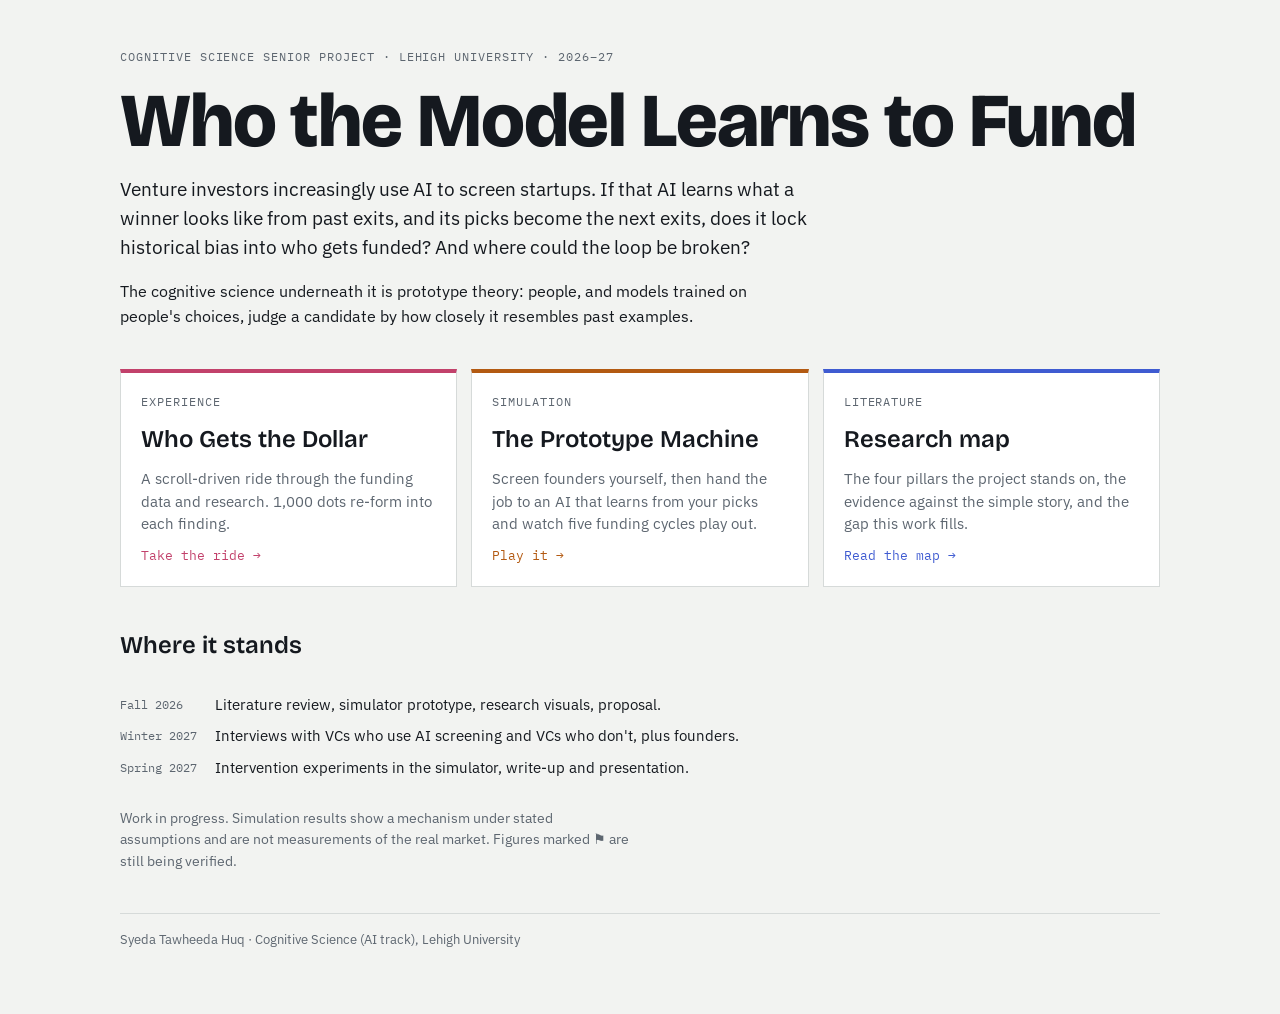
<file: index.html>
<!doctype html>
<html lang="en">
<head>
<meta charset="utf-8">
<meta name="viewport" content="width=device-width,initial-scale=1,viewport-fit=cover">
<title>Who the Model Learns to Fund</title>
<meta name="description" content="A cognitive science senior project on how AI screening trained on past exits can lock historical bias into venture funding.">
<link rel="stylesheet" href="https://fonts.googleapis.com/css2?family=Bricolage+Grotesque:opsz,wght@12..96,600;12..96,800&family=IBM+Plex+Sans:wght@400;500;600&family=IBM+Plex+Mono:wght@400;500&display=swap">
<style>
/* Layout: project front door — thesis question, then the three pieces as equal doors, then status. */
:root{
  --bg:#f2f3f1; --surface:#ffffff; --ink:#15191f; --muted:#5d6670; --line:#d6dad9;
  --a:#c2416b; --b:#3f5bd1; --hot:#b35a12;
  --display:"Bricolage Grotesque","Arial Narrow",system-ui,sans-serif;
  --body:"IBM Plex Sans",system-ui,-apple-system,"Segoe UI",sans-serif;
  --mono:"IBM Plex Mono",ui-monospace,Menlo,monospace;
  padding-top:env(safe-area-inset-top,0px);padding-bottom:env(safe-area-inset-bottom,0px);
}
@media (prefers-color-scheme: dark){:root{--bg:#0d1013;--surface:#161a1f;--ink:#e8ebee;--muted:#9aa3ad;--line:#2a3038;--a:#f28aaa;--b:#8ea2ff;--hot:#f0a35c;color-scheme:dark}}
*{box-sizing:border-box}
body{margin:0;background:var(--bg);color:var(--ink);font-family:var(--body);font-size:16px;line-height:1.55;
  padding-left:max(16px,env(safe-area-inset-left,0px));padding-right:max(16px,env(safe-area-inset-right,0px));padding-block:48px 64px}
.wrap{max-width:1040px;margin:0 auto;display:flex;flex-direction:column;gap:40px}
.eyebrow{font-family:var(--mono);font-size:12px;letter-spacing:.08em;text-transform:uppercase;color:var(--muted)}
h1{font-family:var(--display);font-weight:800;font-size:clamp(40px,7vw,76px);line-height:1;margin:0;letter-spacing:-.015em;text-wrap:balance}
h2{font-family:var(--display);font-weight:600;font-size:24px;margin:0}
p{margin:0;max-width:64ch}
.lede{font-size:19px}
.doors{display:grid;grid-template-columns:repeat(3,minmax(0,1fr));gap:14px}
@media (max-width:820px){.doors{grid-template-columns:1fr}}
.door{background:var(--surface);border:1px solid var(--line);border-top:4px solid var(--c);padding:20px;display:flex;flex-direction:column;gap:10px;text-decoration:none;color:var(--ink);min-width:0}
.door:hover{border-color:var(--ink);border-top-color:var(--c)}
.door:focus-visible{outline:3px solid var(--b);outline-offset:2px}
.door .go{font-family:var(--mono);font-size:13px;color:var(--c);margin-top:auto}
.door p{font-size:14.5px;color:var(--muted)}
.status{display:grid;grid-template-columns:auto 1fr;gap:8px 18px;font-size:15px}
.status dt{font-family:var(--mono);font-size:12px;color:var(--muted);padding-top:3px;white-space:nowrap}
.status dd{margin:0}
footer{font-size:13px;color:var(--muted);border-top:1px solid var(--line);padding-top:16px}
</style>
</head>
<body>
<div class="wrap">
  <header style="display:flex;flex-direction:column;gap:16px">
    <span class="eyebrow">Cognitive Science senior project · Lehigh University · 2026–27</span>
    <h1>Who the Model Learns to Fund</h1>
    <p class="lede">Venture investors increasingly use AI to screen startups. If that AI learns what a winner looks like from past exits, and its picks become the next exits, does it lock historical bias into who gets funded? And where could the loop be broken?</p>
    <p>The cognitive science underneath it is prototype theory: people, and models trained on people's choices, judge a candidate by how closely it resembles past examples.</p>
  </header>

  <section class="doors" aria-label="Project pieces">
    <a class="door" href="ride/" style="--c:var(--a)">
      <span class="eyebrow">Experience</span><h2>Who Gets the Dollar</h2>
      <p>A scroll-driven ride through the funding data and research. 1,000 dots re-form into each finding.</p>
      <span class="go">Take the ride →</span>
    </a>
    <a class="door" href="machine/" style="--c:var(--hot)">
      <span class="eyebrow">Simulation</span><h2>The Prototype Machine</h2>
      <p>Screen founders yourself, then hand the job to an AI that learns from your picks and watch five funding cycles play out.</p>
      <span class="go">Play it →</span>
    </a>
    <a class="door" href="research/" style="--c:var(--b)">
      <span class="eyebrow">Literature</span><h2>Research map</h2>
      <p>The four pillars the project stands on, the evidence against the simple story, and the gap this work fills.</p>
      <span class="go">Read the map →</span>
    </a>
  </section>

  <section style="display:flex;flex-direction:column;gap:14px" aria-labelledby="statusH">
    <h2 id="statusH">Where it stands</h2>
    <dl class="status">
      <dt>Fall 2026</dt><dd>Literature review, simulator prototype, research visuals, proposal.</dd>
      <dt>Winter 2027</dt><dd>Interviews with VCs who use AI screening and VCs who don't, plus founders.</dd>
      <dt>Spring 2027</dt><dd>Intervention experiments in the simulator, write-up and presentation.</dd>
    </dl>
    <p style="font-size:14px;color:var(--muted)">Work in progress. Simulation results show a mechanism under stated assumptions and are not measurements of the real market. Figures marked ⚑ are still being verified.</p>
  </section>

  <footer>Syeda Tawheeda Huq · Cognitive Science (AI track), Lehigh University</footer>
</div>
</body>
</html>
</file>
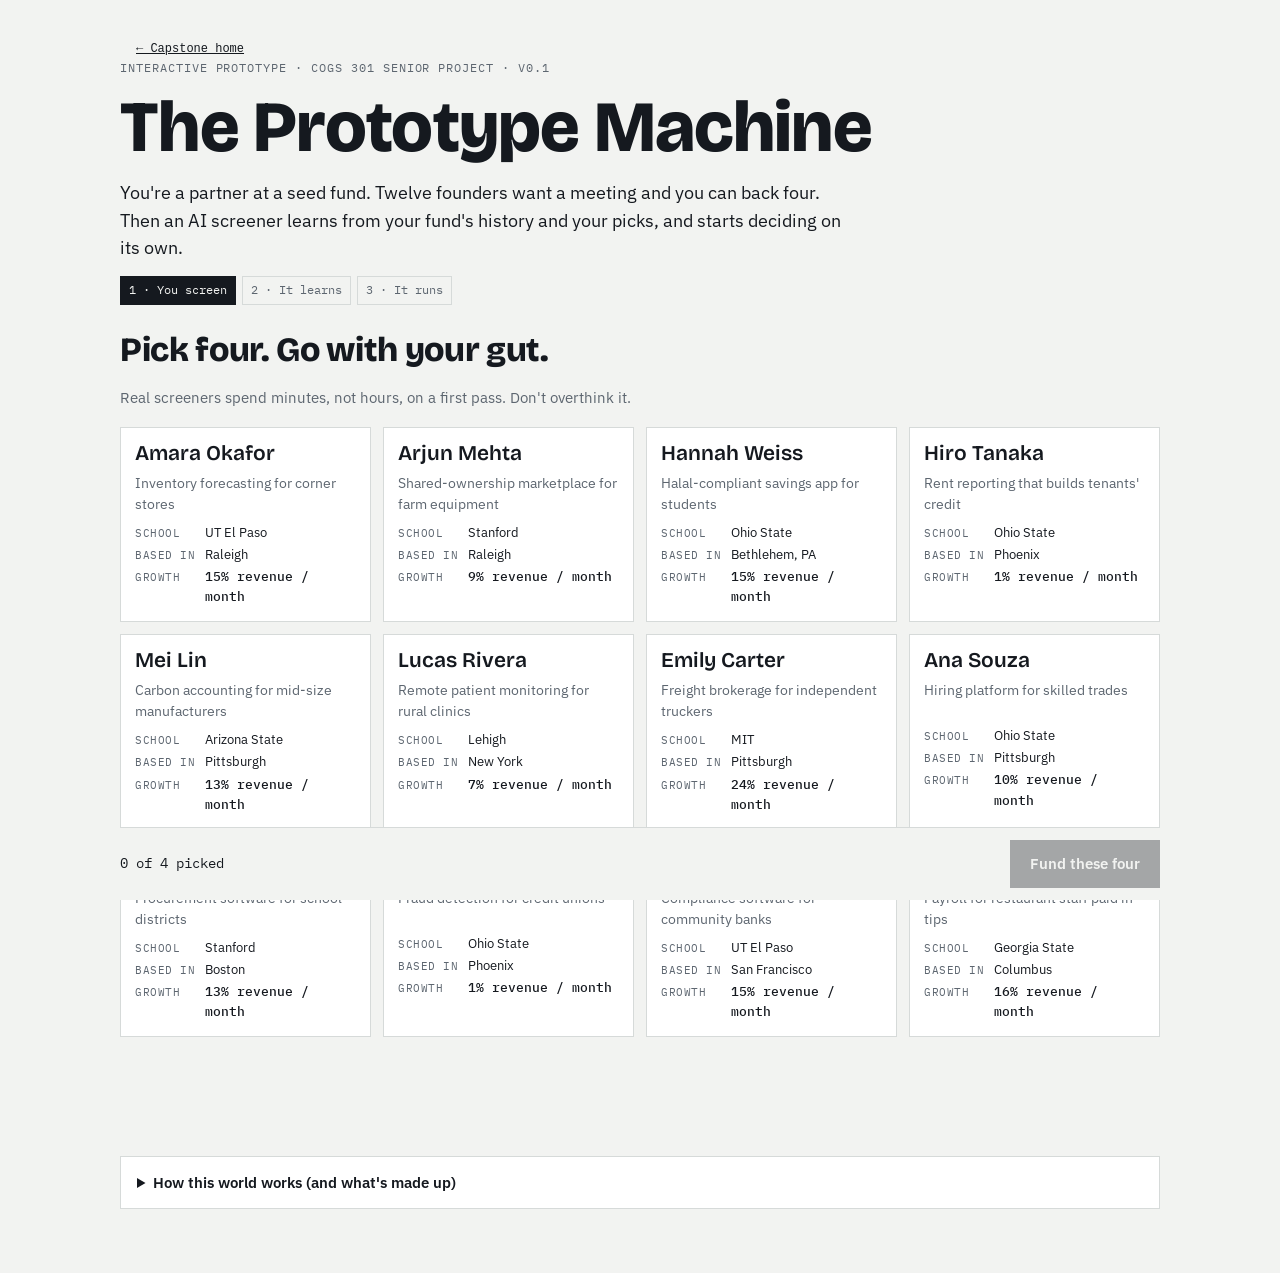
<file: machine/index.html>
<!doctype html>
<html lang="en">
<head>
<meta charset="utf-8">
<meta name="viewport" content="width=device-width,initial-scale=1,viewport-fit=cover">
<title>The Prototype Machine</title>
<meta name="description" content="An interactive simulation of how AI screening trained on past exits can lock bias into venture funding.">
<link rel="stylesheet" href="https://fonts.googleapis.com/css2?family=Bricolage+Grotesque:opsz,wght@12..96,600;12..96,800&family=IBM+Plex+Sans:wght@400;500;600&family=IBM+Plex+Mono:wght@400;500&display=swap">
<link rel="stylesheet" href="styles.css">
</head>
<body>
<p style="max-width:1040px;margin:12px auto 0;padding-inline:max(16px,env(safe-area-inset-left,0px));font-family:ui-monospace,Menlo,monospace;font-size:12px"><a href="../" style="color:inherit">← Capstone home</a></p>
<div class="wrap">
  <header style="display:flex;flex-direction:column;gap:14px">
    <span class="eyebrow">Interactive prototype · COGS 301 senior project · v0.1</span>
    <h1>The Prototype Machine</h1>
    <p class="lede">You're a partner at a seed fund. Twelve founders want a meeting and you can back four. Then an AI screener learns from your fund's history and your picks, and starts deciding on its own.</p>
    <nav class="acts-nav" aria-label="Progress"><span id="n1" class="on">1 · You screen</span><span id="n2">2 · It learns</span><span id="n3">3 · It runs</span></nav>
  </header>

  <!-- ACT 1 -->
  <section class="act" id="act1" aria-labelledby="a1h">
    <h2 id="a1h">Pick four. Go with your gut.</h2>
    <p class="muted">Real screeners spend minutes, not hours, on a first pass. Don't overthink it.</p>
    <div class="deck" id="deck"></div>
    <div class="sticky"><span class="count" id="count">0 of 4 picked</span><button class="btn" id="fundBtn" disabled>Fund these four</button></div>
  </section>

  <!-- ACT 2 -->
  <section class="act" id="act2" hidden aria-labelledby="a2h">
    <h2 id="a2h">Your four became training data.</h2>
    <p>Here's how your picks did. These outcomes now join your fund's history, the record the AI screener learns from.</p>
    <div class="results" id="results"></div>
    <p class="muted">The eight you passed on:</p>
    <div class="ghosts" id="ghosts"></div>
    <p><b>You will never learn how they would have done.</b> Nobody funded them, so they never produced an outcome. The model can't learn from founders it never saw succeed or fail.</p>
    <div class="proto" aria-live="polite">
      <span class="eyebrow" style="color:var(--machine)">The screener's picture of a winner</span>
      <p>It averages every founder in the history who exited, then scores new applicants by how closely they resemble that average. This is prototype matching, the same way people judge whether a robin or a penguin is "more of a bird."</p>
      <div class="bars" id="protoBars"></div>
      <p class="muted" style="font-size:13px">Bar = share of past winners with that trait. Black tick = share among today's applicants.</p>
    </div>
    <div class="row"><button class="btn machine" id="handoff">Hand screening to the AI</button></div>
  </section>

  <!-- ACT 3 -->
  <section class="act" id="act3" hidden aria-labelledby="a3h">
    <h2 id="a3h">Five funding cycles. 300 applicants each. 30 checks.</h2>
    <p>Applicants are half women, a quarter from elite schools, 40% from the three big hubs. Talent is spread equally across every group. Watch who gets funded.</p>
    <div class="row">
      <button class="btn machine" id="stepBtn">Run cycle 1</button>
      <button class="btn ghost" id="allBtn">Run all five</button>
      <span class="cyc" id="cycLabel">Cycle 0 of 5</span>
    </div>
    <p class="narr" id="narr" aria-live="polite">Each square below will be one applicant.</p>
    <div class="dash">
      <div class="panel">
        <div class="row" style="justify-content:space-between">
          <strong>This cycle's applicants</strong>
          <div class="lens" role="group" aria-label="Color applicants by">
            <button aria-pressed="true" data-lens="female">Gender</button><button aria-pressed="false" data-lens="elite">School</button><button aria-pressed="false" data-lens="hub">Location</button>
          </div>
        </div>
        <canvas id="field" width="600" height="420" aria-label="Grid of applicants; filled squares were funded"></canvas>
        <div class="legend" id="legend"></div>
      </div>
      <div class="panel">
        <strong>Share of funded founders who are <span id="lensWord">women</span></strong>
        <div id="chart"></div>
        <p class="muted" style="font-size:13px">Dashed line = share among applicants. If the screener only saw talent, funding would hover near it.</p>
      </div>
    </div>
    <div class="tallies">
      <div class="tally"><b id="tTop">0</b><span>of the true top 30 each cycle got funded (running total)</span></div>
      <div class="tally"><b id="tTopW">0</b><span>top-30 women funded, out of <span id="tTopWof">0</span> who existed</span></div>
      <div class="tally"><b id="tTopM">0</b><span>top-30 men funded, out of <span id="tTopMof">0</span> who existed</span></div>
    </div>

    <div class="reveal" id="reveal" hidden>
      <span class="eyebrow">What you rewarded</span>
      <p id="youLine" style="font-size:17px"></p>
      <p id="missLine"></p>
      <p id="lockLine" class="muted"></p>
      <div class="row"><button class="btn ghost" id="again">Screen a new batch</button></div>
      <p class="muted" style="font-size:13.5px">Next version: switch on interventions (traction anchors, exploration slots, training on unfunded founders) and see which ones break the loop.</p>
    </div>
  </section>

  <details>
    <summary>How this world works (and what's made up)</summary>
    <ul>
      <li><b>Talent is equal across groups.</b> Each founder has a hidden potential score drawn the same way for everyone. That's a stated assumption, not a finding.</li>
      <li><b>Traction is a noisy signal of potential.</b> Revenue growth tracks potential but with a lot of noise, as early metrics do.</li>
      <li><b>Outcomes include a network advantage.</b> Elite-school and hub founders get a boost to exit odds from follow-on access and connections, separate from talent. Loosely motivated by Howell &amp; Nanda (2024) and Gompers et al. on networks; the size is illustrative.</li>
      <li><b>History is skewed.</b> The fund's 300 past deals were 12% women, 60% elite school and 75% hub. Illustrative, in the range of reported funding gaps (PitchBook, Carta), not real fund data.</li>
      <li><b>The screener is a prototype matcher.</b> It scores applicants by traction plus resemblance to the average past winner (Rosch's prototype theory; Bonelli 2023 finds AI-using VCs drift toward startups resembling past ones).</li>
      <li><b>Only funded founders produce outcomes.</b> This is the selective-labels problem (Lakkaraju et al. 2017). Rejected founders never teach the model anything.</li>
      <li>Nothing you click is saved or sent anywhere.</li>
    </ul>
  </details>
</div>
<script src="src/sim.js"></script>
<script src="src/app.js"></script>
</body>
</html>
</file>
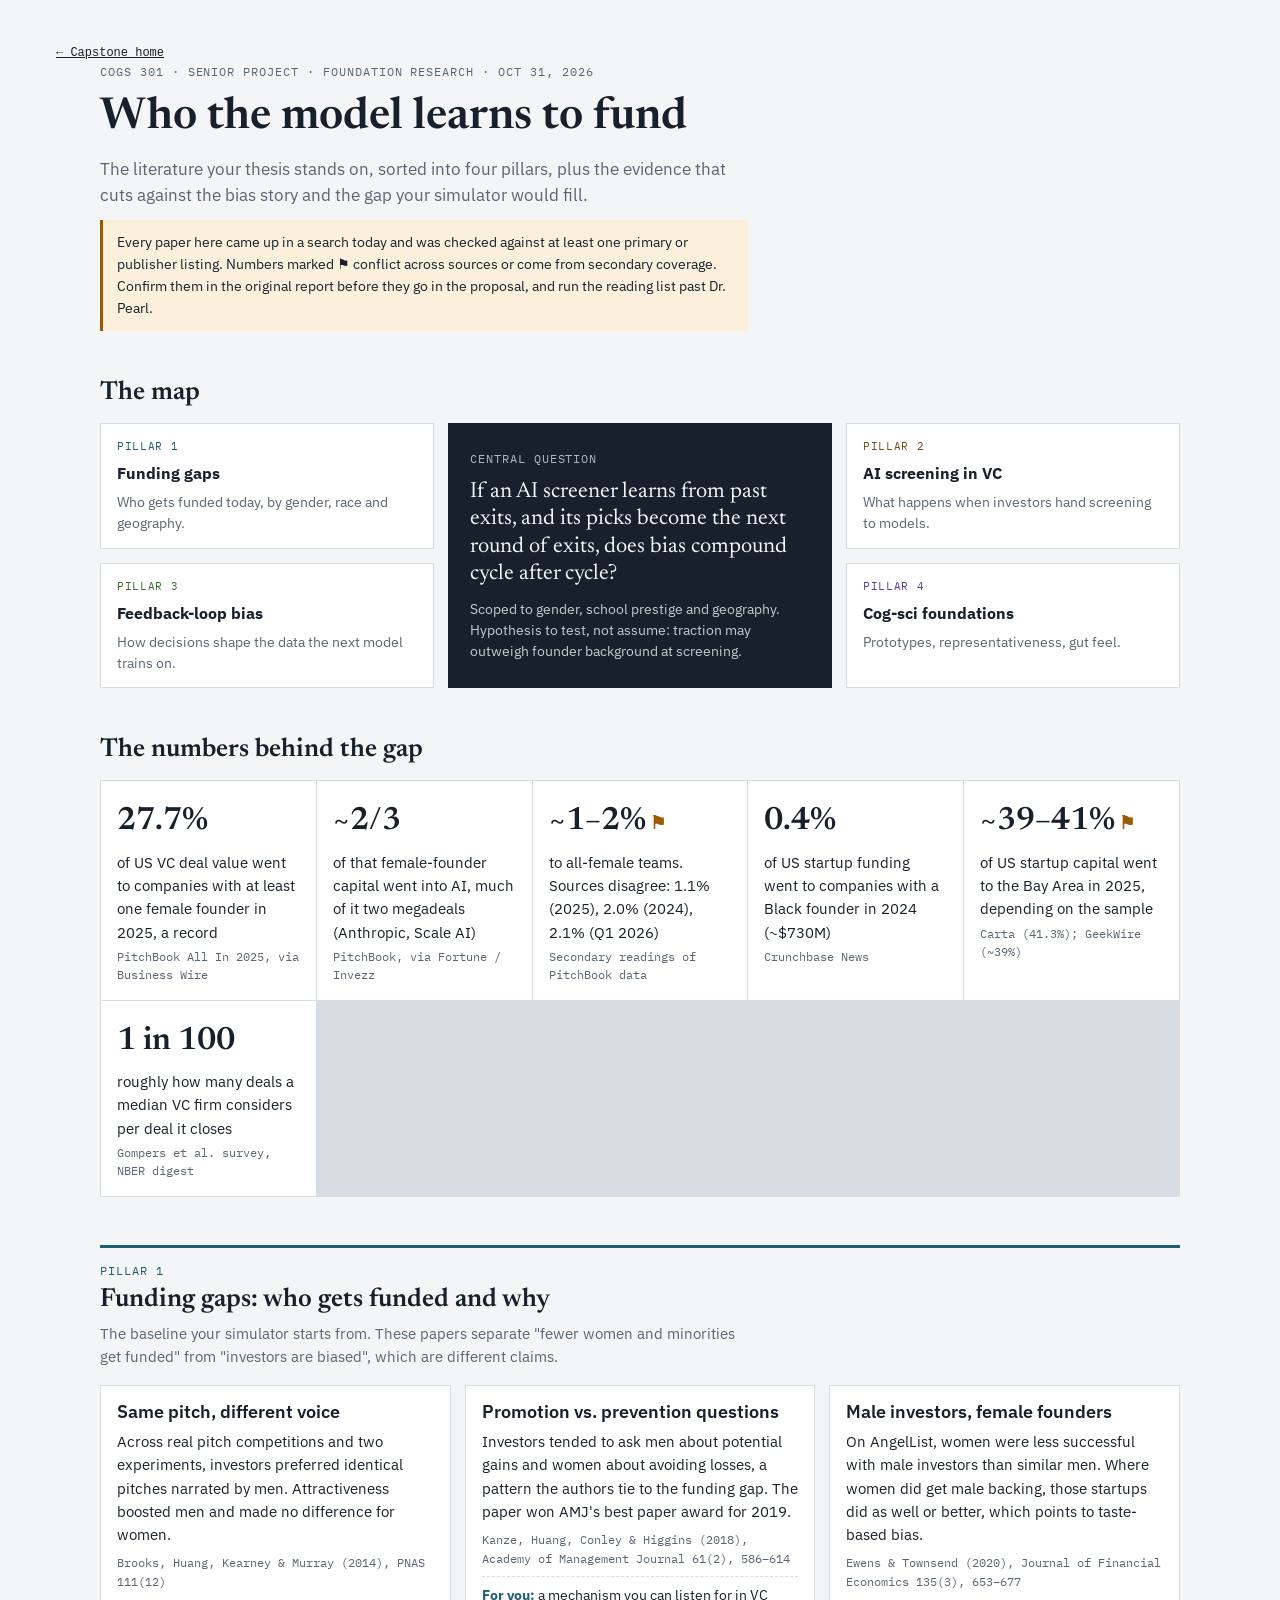
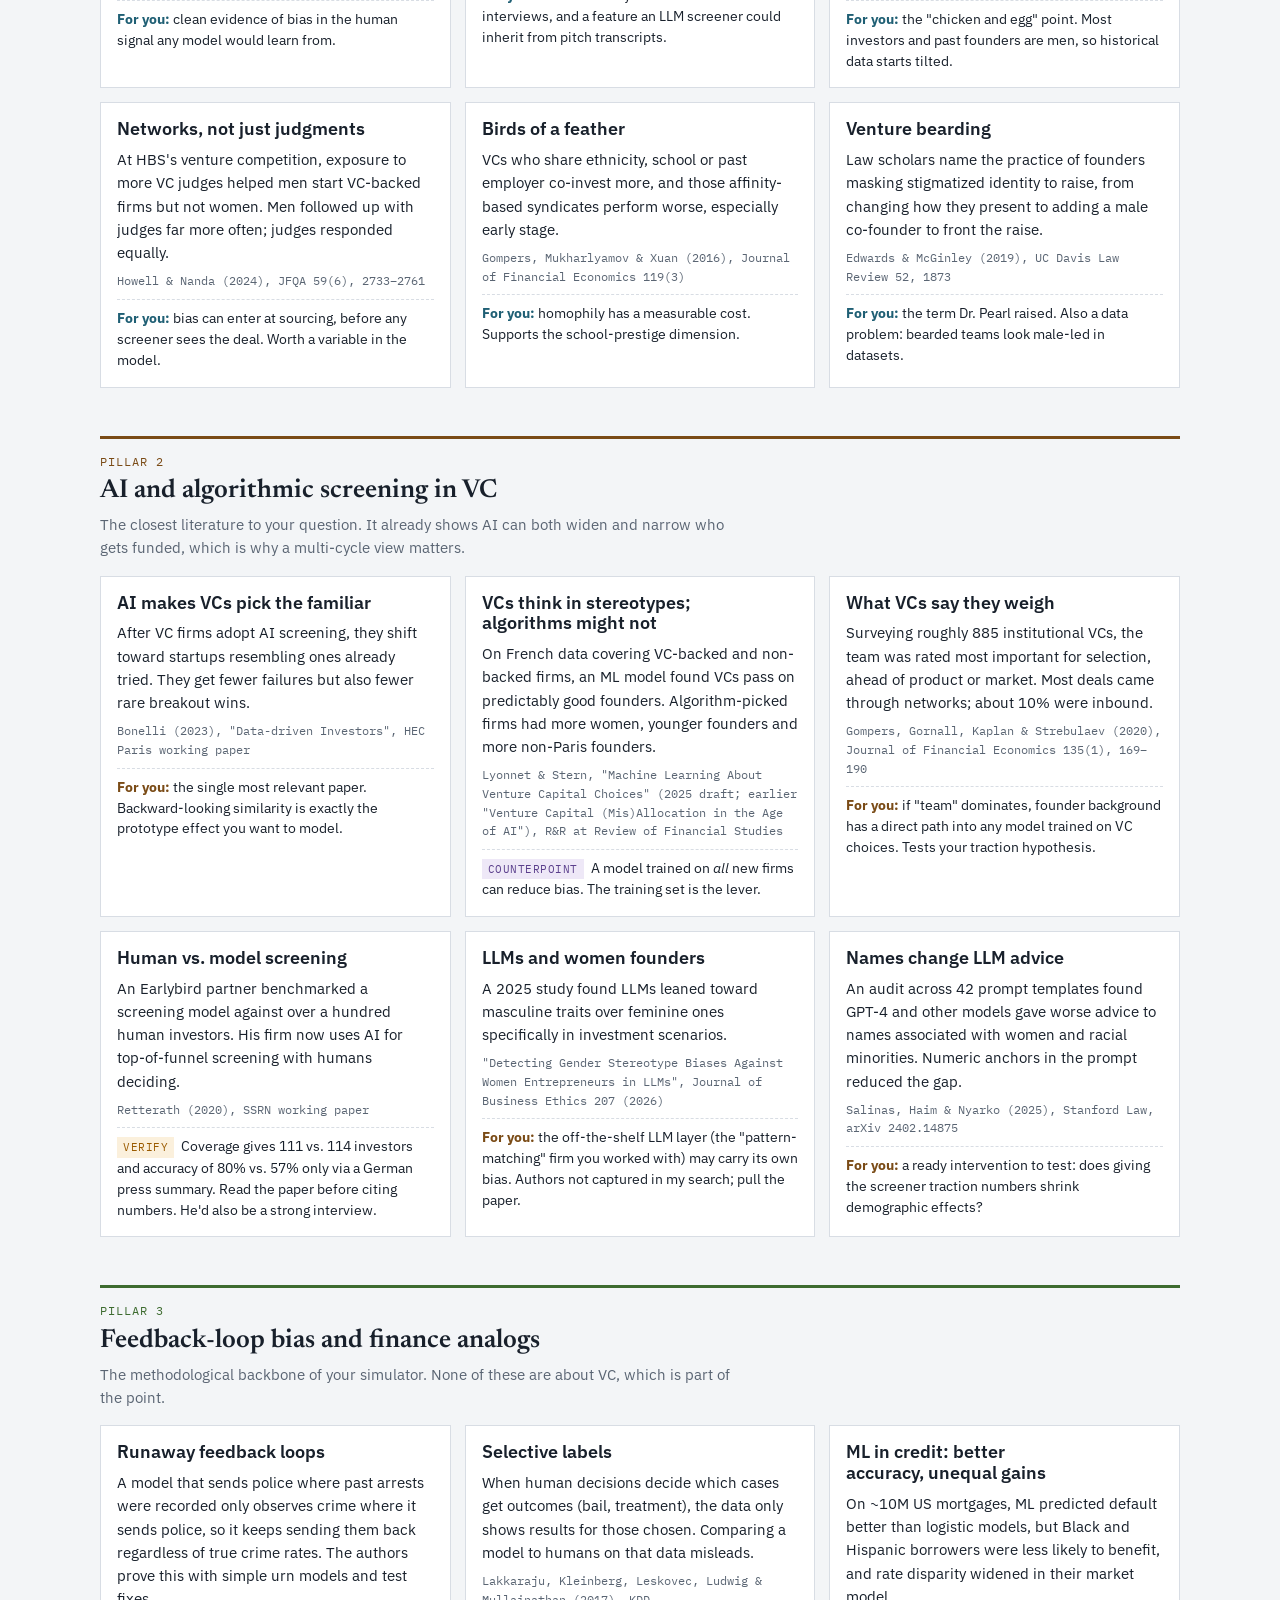
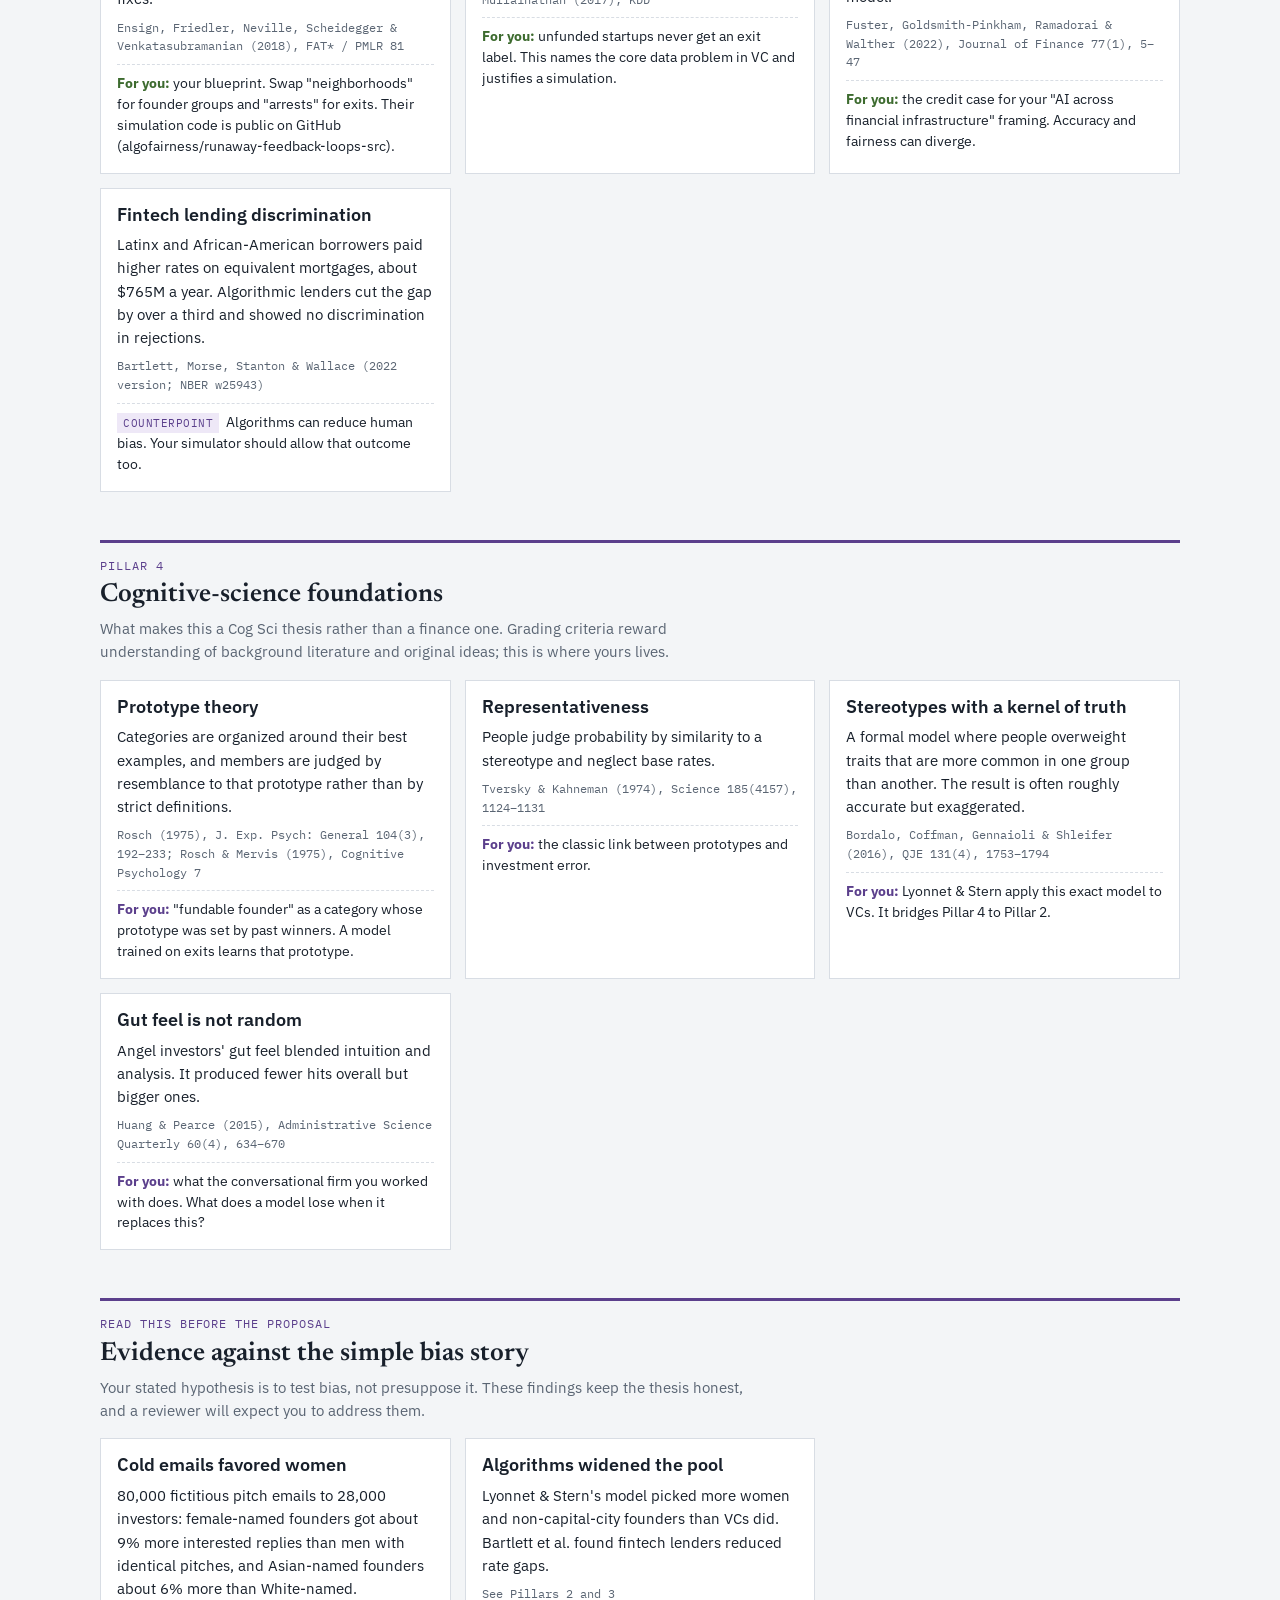
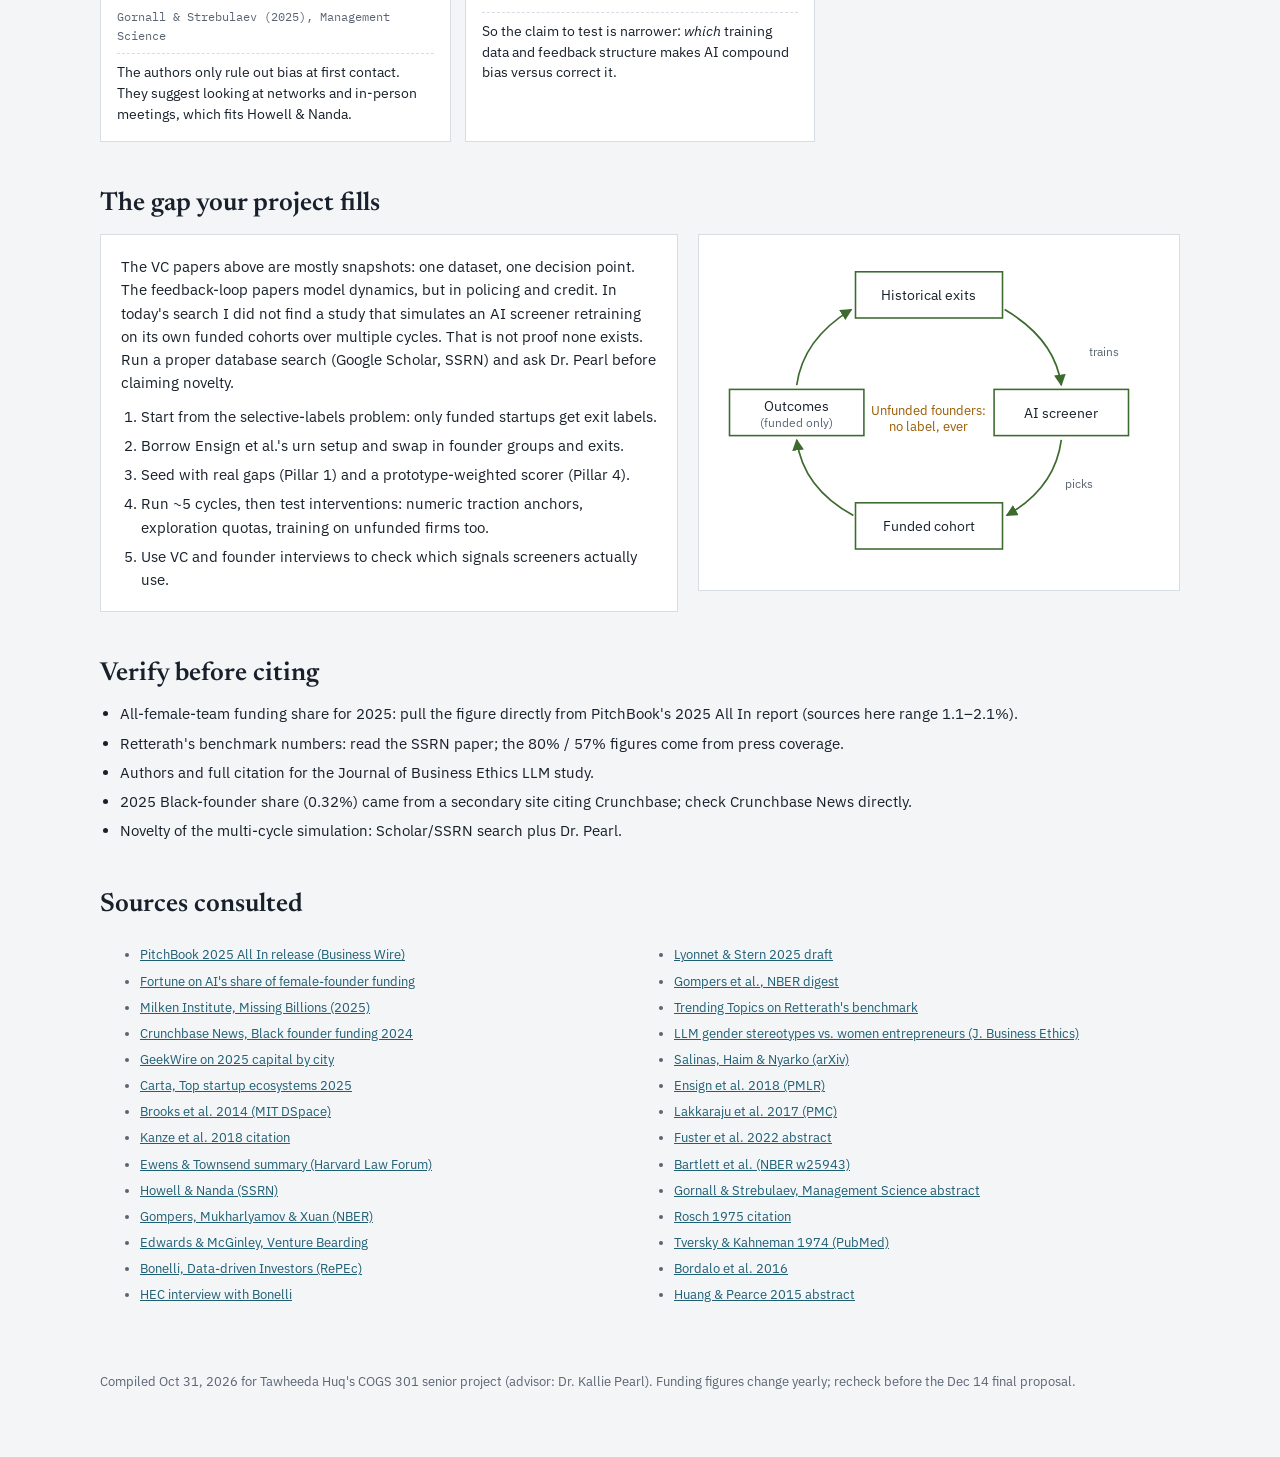
<file: research/index.html>
<!doctype html>
<html lang="en">
<head>
<meta charset="utf-8">
<meta name="viewport" content="width=device-width,initial-scale=1,viewport-fit=cover">
<style>:root{color-scheme:light;padding-top:env(safe-area-inset-top,0px);padding-bottom:env(safe-area-inset-bottom,0px)}*{box-sizing:border-box}body{margin:0;font-size:14px;font-family:system-ui,sans-serif}img{max-width:100%}[hidden]{display:none!important}.home-link{font-family:ui-monospace,Menlo,monospace;font-size:12px}</style>
<title>VC Bias Research Map</title>
<link rel="preconnect" href="https://fonts.googleapis.com">
<link rel="stylesheet" href="https://fonts.googleapis.com/css2?family=Newsreader:opsz,wght@6..72,500;6..72,600&family=IBM+Plex+Sans:wght@400;500;600&family=IBM+Plex+Mono:wght@400;500&display=swap">
<style>
/* Layout: a literature map — four pillars converge on one central question, then counter-evidence, the gap, and what to verify. */
:root{
  --bg:#f3f5f7; --surface:#ffffff; --ink:#18202b; --muted:#5a6573; --line:#d8dde4;
  --accent:#1f5f74; --accent-soft:#e2eef2; --flag:#9a5b00; --flag-soft:#fbf0dc; --counter:#5b3f8c; --counter-soft:#eee8f7;
  --p1:#1f5f74; --p2:#7a4b16; --p3:#3d6b2f; --p4:#5b3f8c;
  --display:"Newsreader", Georgia, "Times New Roman", serif;
  --body:"IBM Plex Sans", system-ui, -apple-system, "Segoe UI", sans-serif;
  --mono:"IBM Plex Mono", ui-monospace, Menlo, Consolas, monospace;
}
@media (prefers-color-scheme: dark){:root:not([data-theme="light"]){
  --bg:#11161d; --surface:#18202a; --ink:#e6eaef; --muted:#9aa5b2; --line:#2b3542;
  --accent:#6fb7cc; --accent-soft:#1a2e36; --flag:#e3a64a; --flag-soft:#2e2414; --counter:#b39be0; --counter-soft:#251f33;
  --p1:#6fb7cc; --p2:#d9a066; --p3:#8fc27e; --p4:#b39be0; color-scheme:dark}}
:root[data-theme="dark"]{
  --bg:#11161d; --surface:#18202a; --ink:#e6eaef; --muted:#9aa5b2; --line:#2b3542;
  --accent:#6fb7cc; --accent-soft:#1a2e36; --flag:#e3a64a; --flag-soft:#2e2414; --counter:#b39be0; --counter-soft:#251f33;
  --p1:#6fb7cc; --p2:#d9a066; --p3:#8fc27e; --p4:#b39be0; color-scheme:dark}
body{background:var(--bg);color:var(--ink);font-family:var(--body);font-size:15px;line-height:1.55;
  padding-left:max(16px,env(safe-area-inset-left,0px));padding-right:max(16px,env(safe-area-inset-right,0px));padding-block:32px 64px}
.wrap{max-width:1080px;margin:0 auto;display:flex;flex-direction:column;gap:48px}
h1,h2,h3{font-family:var(--display);font-weight:600;text-wrap:balance;margin:0;line-height:1.15}
h1{font-size:clamp(30px,5vw,44px)} h2{font-size:26px} h3{font-size:18px;font-family:var(--body);font-weight:600}
p{margin:0}
.eyebrow{font-family:var(--mono);font-size:12px;letter-spacing:.08em;text-transform:uppercase;color:var(--muted)}
a{color:var(--accent)} a:focus-visible,button:focus-visible{outline:2px solid var(--accent);outline-offset:2px}
header{display:flex;flex-direction:column;gap:12px;max-width:72ch}
header .lede{font-size:17px;color:var(--muted)}
.note{background:var(--flag-soft);border-left:3px solid var(--flag);padding:12px 14px;font-size:14px}

/* convergence map */
.map{display:grid;grid-template-columns:1fr 1.15fr 1fr;grid-template-areas:"a core b" "c core d";gap:14px;align-items:stretch}
.pill{background:var(--surface);border:1px solid var(--line);padding:14px 16px;display:flex;flex-direction:column;gap:6px;text-decoration:none;color:var(--ink)}
.pill:hover{border-color:var(--pc)}
.pill .tag{font-family:var(--mono);font-size:11px;color:var(--pc);letter-spacing:.06em;text-transform:uppercase}
.pill strong{font-size:16px}
.pill span.q{font-size:13.5px;color:var(--muted)}
.core{grid-area:core;background:var(--ink);color:var(--bg);padding:22px;display:flex;flex-direction:column;justify-content:center;gap:10px}
.core .eyebrow{color:var(--bg);opacity:.7}
.core p.big{font-family:var(--display);font-size:22px;line-height:1.25}
.core p.small{font-size:13.5px;opacity:.8}
@media (max-width:760px){.map{grid-template-columns:1fr 1fr;grid-template-areas:"core core" "a b" "c d"}}
@media (max-width:440px){.map{grid-template-columns:1fr;grid-template-areas:"core" "a" "b" "c" "d"}}

/* numbers */
.nums{display:grid;grid-template-columns:repeat(auto-fit,minmax(200px,1fr));gap:1px;background:var(--line);border:1px solid var(--line)}
.num{background:var(--surface);padding:16px;display:flex;flex-direction:column;gap:4px}
.num b{font-family:var(--display);font-size:32px;font-weight:600;font-variant-numeric:tabular-nums}
.num .src{font-family:var(--mono);font-size:11.5px;color:var(--muted)}
.num.warn b::after{content:" ⚑";color:var(--flag);font-size:18px}

/* pillars */
.pillar{display:flex;flex-direction:column;gap:16px;scroll-margin-top:16px}
.pillar-head{display:flex;flex-direction:column;gap:6px;border-top:3px solid var(--pc);padding-top:14px}
.pillar-head p{color:var(--muted);max-width:72ch}
.cards{display:grid;grid-template-columns:repeat(auto-fill,minmax(300px,1fr));gap:14px}
.card{background:var(--surface);border:1px solid var(--line);padding:16px;display:flex;flex-direction:column;gap:8px;min-width:0}
.cite{font-family:var(--mono);font-size:12px;color:var(--muted)}
.use{font-size:13.5px;border-top:1px dashed var(--line);padding-top:8px}
.use b{color:var(--pc)}
.chip{display:inline-block;font-family:var(--mono);font-size:10.5px;letter-spacing:.05em;text-transform:uppercase;padding:2px 6px;margin-right:4px}
.chip.ok{background:var(--accent-soft);color:var(--accent)}
.chip.flag{background:var(--flag-soft);color:var(--flag)}
.chip.counter{background:var(--counter-soft);color:var(--counter)}

/* gap */
.gap{display:grid;grid-template-columns:1.2fr 1fr;gap:20px;align-items:start}
.gap .box{background:var(--surface);border:1px solid var(--line);padding:20px;display:flex;flex-direction:column;gap:10px}
.loop{width:100%;height:auto;max-width:420px}
@media (max-width:760px){.gap{grid-template-columns:1fr}}
ol.steps,ul.plain{margin:0;padding-left:20px;display:flex;flex-direction:column;gap:6px}
.sources{font-size:13px;color:var(--muted);columns:2 320px;column-gap:28px}
.sources li{break-inside:avoid;margin-bottom:6px}
footer{font-size:13px;color:var(--muted)}
</style>
</head>
<body>
<p class="home-link" style="max-width:1200px;margin:12px auto 0;padding-inline:max(16px,env(safe-area-inset-left,0px))"><a href="../" style="color:inherit">← Capstone home</a></p>
<div class="wrap">
<header>
  <span class="eyebrow">COGS 301 · Senior project · foundation research · Oct 31, 2026</span>
  <h1>Who the model learns to fund</h1>
  <p class="lede">The literature your thesis stands on, sorted into four pillars, plus the evidence that cuts against the bias story and the gap your simulator would fill.</p>
  <p class="note">Every paper here came up in a search today and was checked against at least one primary or publisher listing. Numbers marked ⚑ conflict across sources or come from secondary coverage. Confirm them in the original report before they go in the proposal, and run the reading list past Dr. Pearl.</p>
</header>

<section aria-labelledby="map-h" style="display:flex;flex-direction:column;gap:14px">
  <h2 id="map-h">The map</h2>
  <div class="map">
    <a class="pill" href="#p1" style="grid-area:a;--pc:var(--p1)"><span class="tag">Pillar 1</span><strong>Funding gaps</strong><span class="q">Who gets funded today, by gender, race and geography.</span></a>
    <a class="pill" href="#p2" style="grid-area:b;--pc:var(--p2)"><span class="tag">Pillar 2</span><strong>AI screening in VC</strong><span class="q">What happens when investors hand screening to models.</span></a>
    <div class="core">
      <span class="eyebrow">Central question</span>
      <p class="big">If an AI screener learns from past exits, and its picks become the next round of exits, does bias compound cycle after cycle?</p>
      <p class="small">Scoped to gender, school prestige and geography. Hypothesis to test, not assume: traction may outweigh founder background at screening.</p>
    </div>
    <a class="pill" href="#p3" style="grid-area:c;--pc:var(--p3)"><span class="tag">Pillar 3</span><strong>Feedback-loop bias</strong><span class="q">How decisions shape the data the next model trains on.</span></a>
    <a class="pill" href="#p4" style="grid-area:d;--pc:var(--p4)"><span class="tag">Pillar 4</span><strong>Cog-sci foundations</strong><span class="q">Prototypes, representativeness, gut feel.</span></a>
  </div>
</section>

<section aria-labelledby="nums-h" style="display:flex;flex-direction:column;gap:14px">
  <h2 id="nums-h">The numbers behind the gap</h2>
  <div class="nums">
    <div class="num"><b>27.7%</b><span>of US VC deal value went to companies with at least one female founder in 2025, a record</span><span class="src">PitchBook All In 2025, via Business Wire</span></div>
    <div class="num"><b>~2/3</b><span>of that female-founder capital went into AI, much of it two megadeals (Anthropic, Scale AI)</span><span class="src">PitchBook, via Fortune / Invezz</span></div>
    <div class="num warn"><b>~1–2%</b><span>to all-female teams. Sources disagree: 1.1% (2025), 2.0% (2024), 2.1% (Q1 2026)</span><span class="src">Secondary readings of PitchBook data</span></div>
    <div class="num"><b>0.4%</b><span>of US startup funding went to companies with a Black founder in 2024 (~$730M)</span><span class="src">Crunchbase News</span></div>
    <div class="num warn"><b>~39–41%</b><span>of US startup capital went to the Bay Area in 2025, depending on the sample</span><span class="src">Carta (41.3%); GeekWire (~39%)</span></div>
    <div class="num"><b>1 in 100</b><span>roughly how many deals a median VC firm considers per deal it closes</span><span class="src">Gompers et al. survey, NBER digest</span></div>
  </div>
</section>

<section class="pillar" id="p1" style="--pc:var(--p1)">
  <div class="pillar-head"><span class="eyebrow" style="color:var(--pc)">Pillar 1</span><h2>Funding gaps: who gets funded and why</h2>
  <p>The baseline your simulator starts from. These papers separate "fewer women and minorities get funded" from "investors are biased", which are different claims.</p></div>
  <div class="cards">
    <article class="card"><h3>Same pitch, different voice</h3><p>Across real pitch competitions and two experiments, investors preferred identical pitches narrated by men. Attractiveness boosted men and made no difference for women.</p><span class="cite">Brooks, Huang, Kearney &amp; Murray (2014), PNAS 111(12)</span><p class="use"><b>For you:</b> clean evidence of bias in the human signal any model would learn from.</p></article>
    <article class="card"><h3>Promotion vs. prevention questions</h3><p>Investors tended to ask men about potential gains and women about avoiding losses, a pattern the authors tie to the funding gap. The paper won AMJ's best paper award for 2019.</p><span class="cite">Kanze, Huang, Conley &amp; Higgins (2018), Academy of Management Journal 61(2), 586–614</span><p class="use"><b>For you:</b> a mechanism you can listen for in VC interviews, and a feature an LLM screener could inherit from pitch transcripts.</p></article>
    <article class="card"><h3>Male investors, female founders</h3><p>On AngelList, women were less successful with male investors than similar men. Where women did get male backing, those startups did as well or better, which points to taste-based bias.</p><span class="cite">Ewens &amp; Townsend (2020), Journal of Financial Economics 135(3), 653–677</span><p class="use"><b>For you:</b> the "chicken and egg" point. Most investors and past founders are men, so historical data starts tilted.</p></article>
    <article class="card"><h3>Networks, not just judgments</h3><p>At HBS's venture competition, exposure to more VC judges helped men start VC-backed firms but not women. Men followed up with judges far more often; judges responded equally.</p><span class="cite">Howell &amp; Nanda (2024), JFQA 59(6), 2733–2761</span><p class="use"><b>For you:</b> bias can enter at sourcing, before any screener sees the deal. Worth a variable in the model.</p></article>
    <article class="card"><h3>Birds of a feather</h3><p>VCs who share ethnicity, school or past employer co-invest more, and those affinity-based syndicates perform worse, especially early stage.</p><span class="cite">Gompers, Mukharlyamov &amp; Xuan (2016), Journal of Financial Economics 119(3)</span><p class="use"><b>For you:</b> homophily has a measurable cost. Supports the school-prestige dimension.</p></article>
    <article class="card"><h3>Venture bearding</h3><p>Law scholars name the practice of founders masking stigmatized identity to raise, from changing how they present to adding a male co-founder to front the raise.</p><span class="cite">Edwards &amp; McGinley (2019), UC Davis Law Review 52, 1873</span><p class="use"><b>For you:</b> the term Dr. Pearl raised. Also a data problem: bearded teams look male-led in datasets.</p></article>
  </div>
</section>

<section class="pillar" id="p2" style="--pc:var(--p2)">
  <div class="pillar-head"><span class="eyebrow" style="color:var(--pc)">Pillar 2</span><h2>AI and algorithmic screening in VC</h2>
  <p>The closest literature to your question. It already shows AI can both widen and narrow who gets funded, which is why a multi-cycle view matters.</p></div>
  <div class="cards">
    <article class="card"><h3>AI makes VCs pick the familiar</h3><p>After VC firms adopt AI screening, they shift toward startups resembling ones already tried. They get fewer failures but also fewer rare breakout wins.</p><span class="cite">Bonelli (2023), "Data-driven Investors", HEC Paris working paper</span><p class="use"><b>For you:</b> the single most relevant paper. Backward-looking similarity is exactly the prototype effect you want to model.</p></article>
    <article class="card"><h3>VCs think in stereotypes; algorithms might not</h3><p>On French data covering VC-backed and non-backed firms, an ML model found VCs pass on predictably good founders. Algorithm-picked firms had more women, younger founders and more non-Paris founders.</p><span class="cite">Lyonnet &amp; Stern, "Machine Learning About Venture Capital Choices" (2025 draft; earlier "Venture Capital (Mis)Allocation in the Age of AI"), R&amp;R at Review of Financial Studies</span><p class="use"><span class="chip counter">Counterpoint</span> A model trained on <i>all</i> new firms can reduce bias. The training set is the lever.</p></article>
    <article class="card"><h3>What VCs say they weigh</h3><p>Surveying roughly 885 institutional VCs, the team was rated most important for selection, ahead of product or market. Most deals came through networks; about 10% were inbound.</p><span class="cite">Gompers, Gornall, Kaplan &amp; Strebulaev (2020), Journal of Financial Economics 135(1), 169–190</span><p class="use"><b>For you:</b> if "team" dominates, founder background has a direct path into any model trained on VC choices. Tests your traction hypothesis.</p></article>
    <article class="card"><h3>Human vs. model screening</h3><p>An Earlybird partner benchmarked a screening model against over a hundred human investors. His firm now uses AI for top-of-funnel screening with humans deciding.</p><span class="cite">Retterath (2020), SSRN working paper</span><p class="use"><span class="chip flag">Verify</span> Coverage gives 111 vs. 114 investors and accuracy of 80% vs. 57% only via a German press summary. Read the paper before citing numbers. He'd also be a strong interview.</p></article>
    <article class="card"><h3>LLMs and women founders</h3><p>A 2025 study found LLMs leaned toward masculine traits over feminine ones specifically in investment scenarios.</p><span class="cite">"Detecting Gender Stereotype Biases Against Women Entrepreneurs in LLMs", Journal of Business Ethics 207 (2026)</span><p class="use"><b>For you:</b> the off-the-shelf LLM layer (the "pattern-matching" firm you worked with) may carry its own bias. Authors not captured in my search; pull the paper.</p></article>
    <article class="card"><h3>Names change LLM advice</h3><p>An audit across 42 prompt templates found GPT-4 and other models gave worse advice to names associated with women and racial minorities. Numeric anchors in the prompt reduced the gap.</p><span class="cite">Salinas, Haim &amp; Nyarko (2025), Stanford Law, arXiv 2402.14875</span><p class="use"><b>For you:</b> a ready intervention to test: does giving the screener traction numbers shrink demographic effects?</p></article>
  </div>
</section>

<section class="pillar" id="p3" style="--pc:var(--p3)">
  <div class="pillar-head"><span class="eyebrow" style="color:var(--pc)">Pillar 3</span><h2>Feedback-loop bias and finance analogs</h2>
  <p>The methodological backbone of your simulator. None of these are about VC, which is part of the point.</p></div>
  <div class="cards">
    <article class="card"><h3>Runaway feedback loops</h3><p>A model that sends police where past arrests were recorded only observes crime where it sends police, so it keeps sending them back regardless of true crime rates. The authors prove this with simple urn models and test fixes.</p><span class="cite">Ensign, Friedler, Neville, Scheidegger &amp; Venkatasubramanian (2018), FAT* / PMLR 81</span><p class="use"><b>For you:</b> your blueprint. Swap "neighborhoods" for founder groups and "arrests" for exits. Their simulation code is public on GitHub (algofairness/runaway-feedback-loops-src).</p></article>
    <article class="card"><h3>Selective labels</h3><p>When human decisions decide which cases get outcomes (bail, treatment), the data only shows results for those chosen. Comparing a model to humans on that data misleads.</p><span class="cite">Lakkaraju, Kleinberg, Leskovec, Ludwig &amp; Mullainathan (2017), KDD</span><p class="use"><b>For you:</b> unfunded startups never get an exit label. This names the core data problem in VC and justifies a simulation.</p></article>
    <article class="card"><h3>ML in credit: better accuracy, unequal gains</h3><p>On ~10M US mortgages, ML predicted default better than logistic models, but Black and Hispanic borrowers were less likely to benefit, and rate disparity widened in their market model.</p><span class="cite">Fuster, Goldsmith-Pinkham, Ramadorai &amp; Walther (2022), Journal of Finance 77(1), 5–47</span><p class="use"><b>For you:</b> the credit case for your "AI across financial infrastructure" framing. Accuracy and fairness can diverge.</p></article>
    <article class="card"><h3>Fintech lending discrimination</h3><p>Latinx and African-American borrowers paid higher rates on equivalent mortgages, about $765M a year. Algorithmic lenders cut the gap by over a third and showed no discrimination in rejections.</p><span class="cite">Bartlett, Morse, Stanton &amp; Wallace (2022 version; NBER w25943)</span><p class="use"><span class="chip counter">Counterpoint</span> Algorithms can reduce human bias. Your simulator should allow that outcome too.</p></article>
  </div>
</section>

<section class="pillar" id="p4" style="--pc:var(--p4)">
  <div class="pillar-head"><span class="eyebrow" style="color:var(--pc)">Pillar 4</span><h2>Cognitive-science foundations</h2>
  <p>What makes this a Cog Sci thesis rather than a finance one. Grading criteria reward understanding of background literature and original ideas; this is where yours lives.</p></div>
  <div class="cards">
    <article class="card"><h3>Prototype theory</h3><p>Categories are organized around their best examples, and members are judged by resemblance to that prototype rather than by strict definitions.</p><span class="cite">Rosch (1975), J. Exp. Psych: General 104(3), 192–233; Rosch &amp; Mervis (1975), Cognitive Psychology 7</span><p class="use"><b>For you:</b> "fundable founder" as a category whose prototype was set by past winners. A model trained on exits learns that prototype.</p></article>
    <article class="card"><h3>Representativeness</h3><p>People judge probability by similarity to a stereotype and neglect base rates.</p><span class="cite">Tversky &amp; Kahneman (1974), Science 185(4157), 1124–1131</span><p class="use"><b>For you:</b> the classic link between prototypes and investment error.</p></article>
    <article class="card"><h3>Stereotypes with a kernel of truth</h3><p>A formal model where people overweight traits that are more common in one group than another. The result is often roughly accurate but exaggerated.</p><span class="cite">Bordalo, Coffman, Gennaioli &amp; Shleifer (2016), QJE 131(4), 1753–1794</span><p class="use"><b>For you:</b> Lyonnet &amp; Stern apply this exact model to VCs. It bridges Pillar 4 to Pillar 2.</p></article>
    <article class="card"><h3>Gut feel is not random</h3><p>Angel investors' gut feel blended intuition and analysis. It produced fewer hits overall but bigger ones.</p><span class="cite">Huang &amp; Pearce (2015), Administrative Science Quarterly 60(4), 634–670</span><p class="use"><b>For you:</b> what the conversational firm you worked with does. What does a model lose when it replaces this?</p></article>
  </div>
</section>

<section aria-labelledby="counter-h" class="pillar" style="--pc:var(--counter)">
  <div class="pillar-head"><span class="eyebrow" style="color:var(--pc)">Read this before the proposal</span><h2 id="counter-h">Evidence against the simple bias story</h2>
  <p>Your stated hypothesis is to test bias, not presuppose it. These findings keep the thesis honest, and a reviewer will expect you to address them.</p></div>
  <div class="cards">
    <article class="card"><h3>Cold emails favored women</h3><p>80,000 fictitious pitch emails to 28,000 investors: female-named founders got about 9% more interested replies than men with identical pitches, and Asian-named founders about 6% more than White-named.</p><span class="cite">Gornall &amp; Strebulaev (2025), Management Science</span><p class="use">The authors only rule out bias at first contact. They suggest looking at networks and in-person meetings, which fits Howell &amp; Nanda.</p></article>
    <article class="card"><h3>Algorithms widened the pool</h3><p>Lyonnet &amp; Stern's model picked more women and non-capital-city founders than VCs did. Bartlett et al. found fintech lenders reduced rate gaps.</p><span class="cite">See Pillars 2 and 3</span><p class="use">So the claim to test is narrower: <i>which</i> training data and feedback structure makes AI compound bias versus correct it.</p></article>
  </div>
</section>

<section aria-labelledby="gap-h" style="display:flex;flex-direction:column;gap:14px">
  <h2 id="gap-h">The gap your project fills</h2>
  <div class="gap">
    <div class="box">
      <p>The VC papers above are mostly snapshots: one dataset, one decision point. The feedback-loop papers model dynamics, but in policing and credit. In today's search I did not find a study that simulates an AI screener retraining on its own funded cohorts over multiple cycles. That is not proof none exists. Run a proper database search (Google Scholar, SSRN) and ask Dr. Pearl before claiming novelty.</p>
      <ol class="steps">
        <li>Start from the selective-labels problem: only funded startups get exit labels.</li>
        <li>Borrow Ensign et al.'s urn setup and swap in founder groups and exits.</li>
        <li>Seed with real gaps (Pillar 1) and a prototype-weighted scorer (Pillar 4).</li>
        <li>Run ~5 cycles, then test interventions: numeric traction anchors, exploration quotas, training on unfunded firms too.</li>
        <li>Use VC and founder interviews to check which signals screeners actually use.</li>
      </ol>
    </div>
    <div class="box" aria-label="Diagram of the feedback loop">
      <svg class="loop" viewBox="0 0 400 300" role="img" aria-labelledby="loopt">
        <title id="loopt">Feedback loop: historical exits train the AI screener, which picks who gets funded, whose outcomes become the next training data. Unfunded founders never produce labels.</title>
        <defs><marker id="arr" viewBox="0 0 10 10" refX="9" refY="5" markerWidth="7" markerHeight="7" orient="auto"><path d="M0,0 L10,5 L0,10 z" fill="var(--p3)"/></marker></defs>
        <g font-family="IBM Plex Sans, system-ui, sans-serif" font-size="13" fill="var(--ink)">
          <rect x="130" y="16" width="140" height="44" fill="var(--surface)" stroke="var(--p3)" stroke-width="1.5"/><text x="200" y="43" text-anchor="middle">Historical exits</text>
          <rect x="262" y="128" width="128" height="44" fill="var(--surface)" stroke="var(--p3)" stroke-width="1.5"/><text x="326" y="155" text-anchor="middle">AI screener</text>
          <rect x="130" y="236" width="140" height="44" fill="var(--surface)" stroke="var(--p3)" stroke-width="1.5"/><text x="200" y="263" text-anchor="middle">Funded cohort</text>
          <rect x="10" y="128" width="128" height="44" fill="var(--surface)" stroke="var(--p3)" stroke-width="1.5"/><text x="74" y="149" text-anchor="middle">Outcomes</text><text x="74" y="164" text-anchor="middle" font-size="11" fill="var(--muted)">(funded only)</text>
          <path d="M272,52 Q320,80 326,124" fill="none" stroke="var(--p3)" stroke-width="1.6" marker-end="url(#arr)"/>
          <path d="M326,176 Q320,222 274,248" fill="none" stroke="var(--p3)" stroke-width="1.6" marker-end="url(#arr)"/>
          <path d="M128,248 Q80,222 74,176" fill="none" stroke="var(--p3)" stroke-width="1.6" marker-end="url(#arr)"/>
          <path d="M74,124 Q80,80 126,52" fill="none" stroke="var(--p3)" stroke-width="1.6" marker-end="url(#arr)"/>
          <text x="352" y="96" font-size="11" fill="var(--muted)">trains</text>
          <text x="330" y="222" font-size="11" fill="var(--muted)">picks</text>
          <text x="200" y="152" text-anchor="middle" font-size="12" fill="var(--flag)">Unfunded founders:</text>
          <text x="200" y="168" text-anchor="middle" font-size="12" fill="var(--flag)">no label, ever</text>
        </g>
      </svg>
    </div>
  </div>
</section>

<section aria-labelledby="todo-h" style="display:flex;flex-direction:column;gap:12px">
  <h2 id="todo-h">Verify before citing</h2>
  <ul class="plain">
    <li>All-female-team funding share for 2025: pull the figure directly from PitchBook's 2025 All In report (sources here range 1.1–2.1%).</li>
    <li>Retterath's benchmark numbers: read the SSRN paper; the 80% / 57% figures come from press coverage.</li>
    <li>Authors and full citation for the Journal of Business Ethics LLM study.</li>
    <li>2025 Black-founder share (0.32%) came from a secondary site citing Crunchbase; check Crunchbase News directly.</li>
    <li>Novelty of the multi-cycle simulation: Scholar/SSRN search plus Dr. Pearl.</li>
  </ul>
</section>

<section aria-labelledby="src-h" style="display:flex;flex-direction:column;gap:12px">
  <h2 id="src-h">Sources consulted</h2>
  <ul class="sources">
    <li><a href="https://www.businesswire.com/news/home/20260305719459/en/AI-Megadeals-and-Capital-Concentration-Define-2025-for-Female-Founders-Across-US-and-Europe" target="_blank" rel="noopener">PitchBook 2025 All In release (Business Wire)</a></li>
    <li><a href="https://dc.fortune.com/2026/03/06/venture-dollars-female-founders-pitchbook-ai/" target="_blank" rel="noopener">Fortune on AI's share of female-founder funding</a></li>
    <li><a href="https://milkeninstitute.org/sites/default/files/2025-04/ExecSummaryMissingBillionsWomenLedFundManagers.pdf" target="_blank" rel="noopener">Milken Institute, Missing Billions (2025)</a></li>
    <li><a href="https://news.crunchbase.com/diversity/startup-funding-share-black-founders-down-cleantech-healthcare/" target="_blank" rel="noopener">Crunchbase News, Black founder funding 2024</a></li>
    <li><a href="https://www.geekwire.com/2026/heres-where-seattle-ranks-among-u-s-cities-based-on-capital-raised/" target="_blank" rel="noopener">GeekWire on 2025 capital by city</a></li>
    <li><a href="https://carta.com/data/top-startup-ecosystems-2025/" target="_blank" rel="noopener">Carta, Top startup ecosystems 2025</a></li>
    <li><a href="https://dspace.mit.edu/handle/1721.1/91283" target="_blank" rel="noopener">Brooks et al. 2014 (MIT DSpace)</a></li>
    <li><a href="https://play.hhs.se/media/We+Ask+Men+to+Win+and+Women+Not+to+LoseA++Closing+the+Gender+Gap+in+Startup+Funding/0_3d6g9mtg" target="_blank" rel="noopener">Kanze et al. 2018 citation</a></li>
    <li><a href="https://corpgov.law.harvard.edu/2019/09/20/are-early-stage-investors-biased-against-women" target="_blank" rel="noopener">Ewens &amp; Townsend summary (Harvard Law Forum)</a></li>
    <li><a href="https://papers.ssrn.com/abstract=3484700" target="_blank" rel="noopener">Howell &amp; Nanda (SSRN)</a></li>
    <li><a href="https://www.nber.org/papers/w18141" target="_blank" rel="noopener">Gompers, Mukharlyamov &amp; Xuan (NBER)</a></li>
    <li><a href="https://scholars.law.unlv.edu/facpub/1216/" target="_blank" rel="noopener">Edwards &amp; McGinley, Venture Bearding</a></li>
    <li><a href="https://ideas.repec.org/p/ebg/heccah/1470.html" target="_blank" rel="noopener">Bonelli, Data-driven Investors (RePEc)</a></li>
    <li><a href="https://www.hec.edu/en/dare/tech-ai/how-ai-skews-vc-funding-away-breakthroughs" target="_blank" rel="noopener">HEC interview with Bonelli</a></li>
    <li><a href="https://www.iese.edu/wp-content/uploads/2025/01/6.-paper-Stern-et-al.pdf" target="_blank" rel="noopener">Lyonnet &amp; Stern 2025 draft</a></li>
    <li><a href="https://www.nber.org/digest/dec16/how-do-venture-capitalists-make-decisions" target="_blank" rel="noopener">Gompers et al., NBER digest</a></li>
    <li><a href="https://www.trendingtopics.eu/ai-soll-dafuer-sorgen-dass-investoren-das-naechste-unicorn-nicht-verpassen/" target="_blank" rel="noopener">Trending Topics on Retterath's benchmark</a></li>
    <li><a href="https://link.springer.com/article/10.1007/s10551-025-06216-1" target="_blank" rel="noopener">LLM gender stereotypes vs. women entrepreneurs (J. Business Ethics)</a></li>
    <li><a href="https://arxiv.org/pdf/2402.14875" target="_blank" rel="noopener">Salinas, Haim &amp; Nyarko (arXiv)</a></li>
    <li><a href="https://proceedings.mlr.press/v81/ensign18a.html" target="_blank" rel="noopener">Ensign et al. 2018 (PMLR)</a></li>
    <li><a href="https://pmc.ncbi.nlm.nih.gov/articles/PMC5958915" target="_blank" rel="noopener">Lakkaraju et al. 2017 (PMC)</a></li>
    <li><a href="https://academicnewsletter.sufe.edu.cn/info/359074" target="_blank" rel="noopener">Fuster et al. 2022 abstract</a></li>
    <li><a href="https://www.nber.org/papers/w25943" target="_blank" rel="noopener">Bartlett et al. (NBER w25943)</a></li>
    <li><a href="https://academicnewsletter.sufe.edu.cn/info/387103" target="_blank" rel="noopener">Gornall &amp; Strebulaev, Management Science abstract</a></li>
    <li><a href="https://loterre.istex.fr/P66/en/page/-QR124H6D-W" target="_blank" rel="noopener">Rosch 1975 citation</a></li>
    <li><a href="https://pubmed.ncbi.nlm.nih.gov/17835457/" target="_blank" rel="noopener">Tversky &amp; Kahneman 1974 (PubMed)</a></li>
    <li><a href="https://shleifer.scholars.harvard.edu/publications/stereotypes-0" target="_blank" rel="noopener">Bordalo et al. 2016</a></li>
    <li><a href="https://academicnewsletter.sufe.edu.cn/info/365769" target="_blank" rel="noopener">Huang &amp; Pearce 2015 abstract</a></li>
  </ul>
</section>

<footer>Compiled Oct 31, 2026 for Tawheeda Huq's COGS 301 senior project (advisor: Dr. Kallie Pearl). Funding figures change yearly; recheck before the Dec 14 final proposal.</footer>
</div>
</body>
</html>
</file>
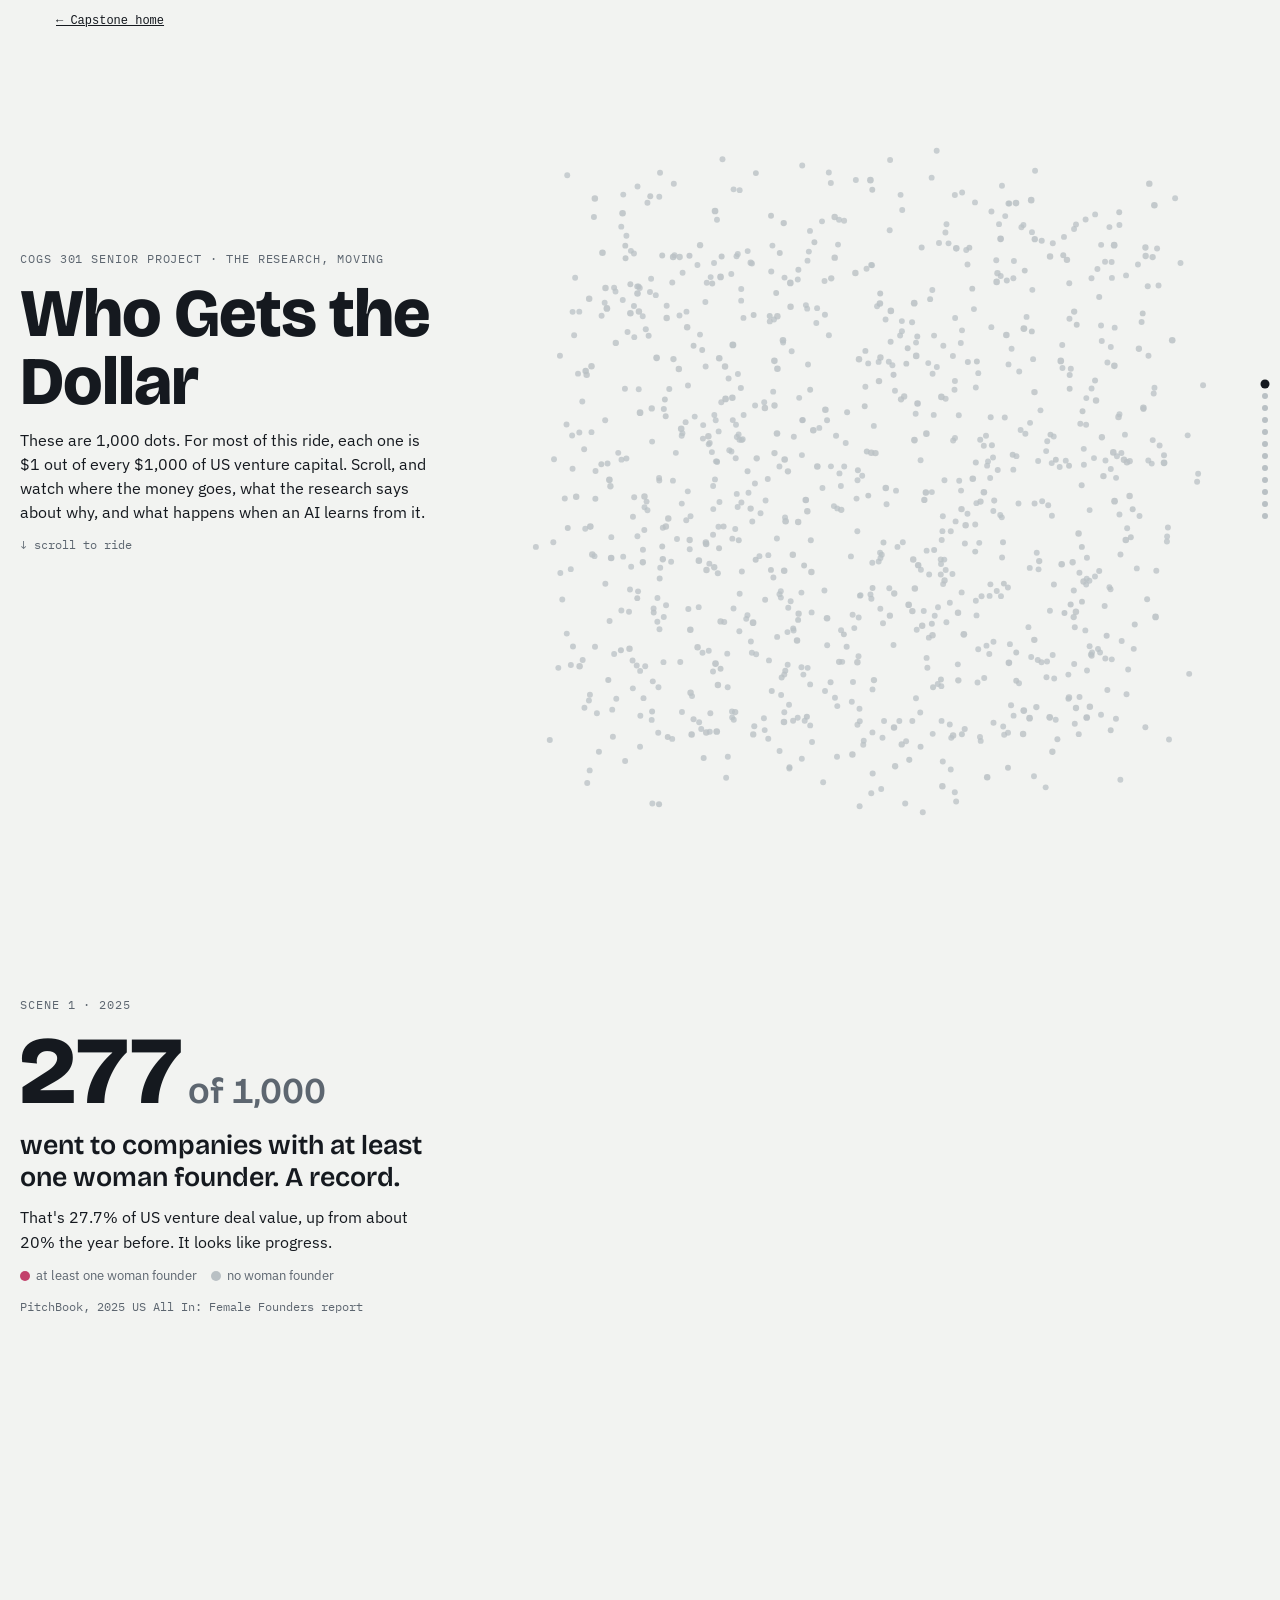
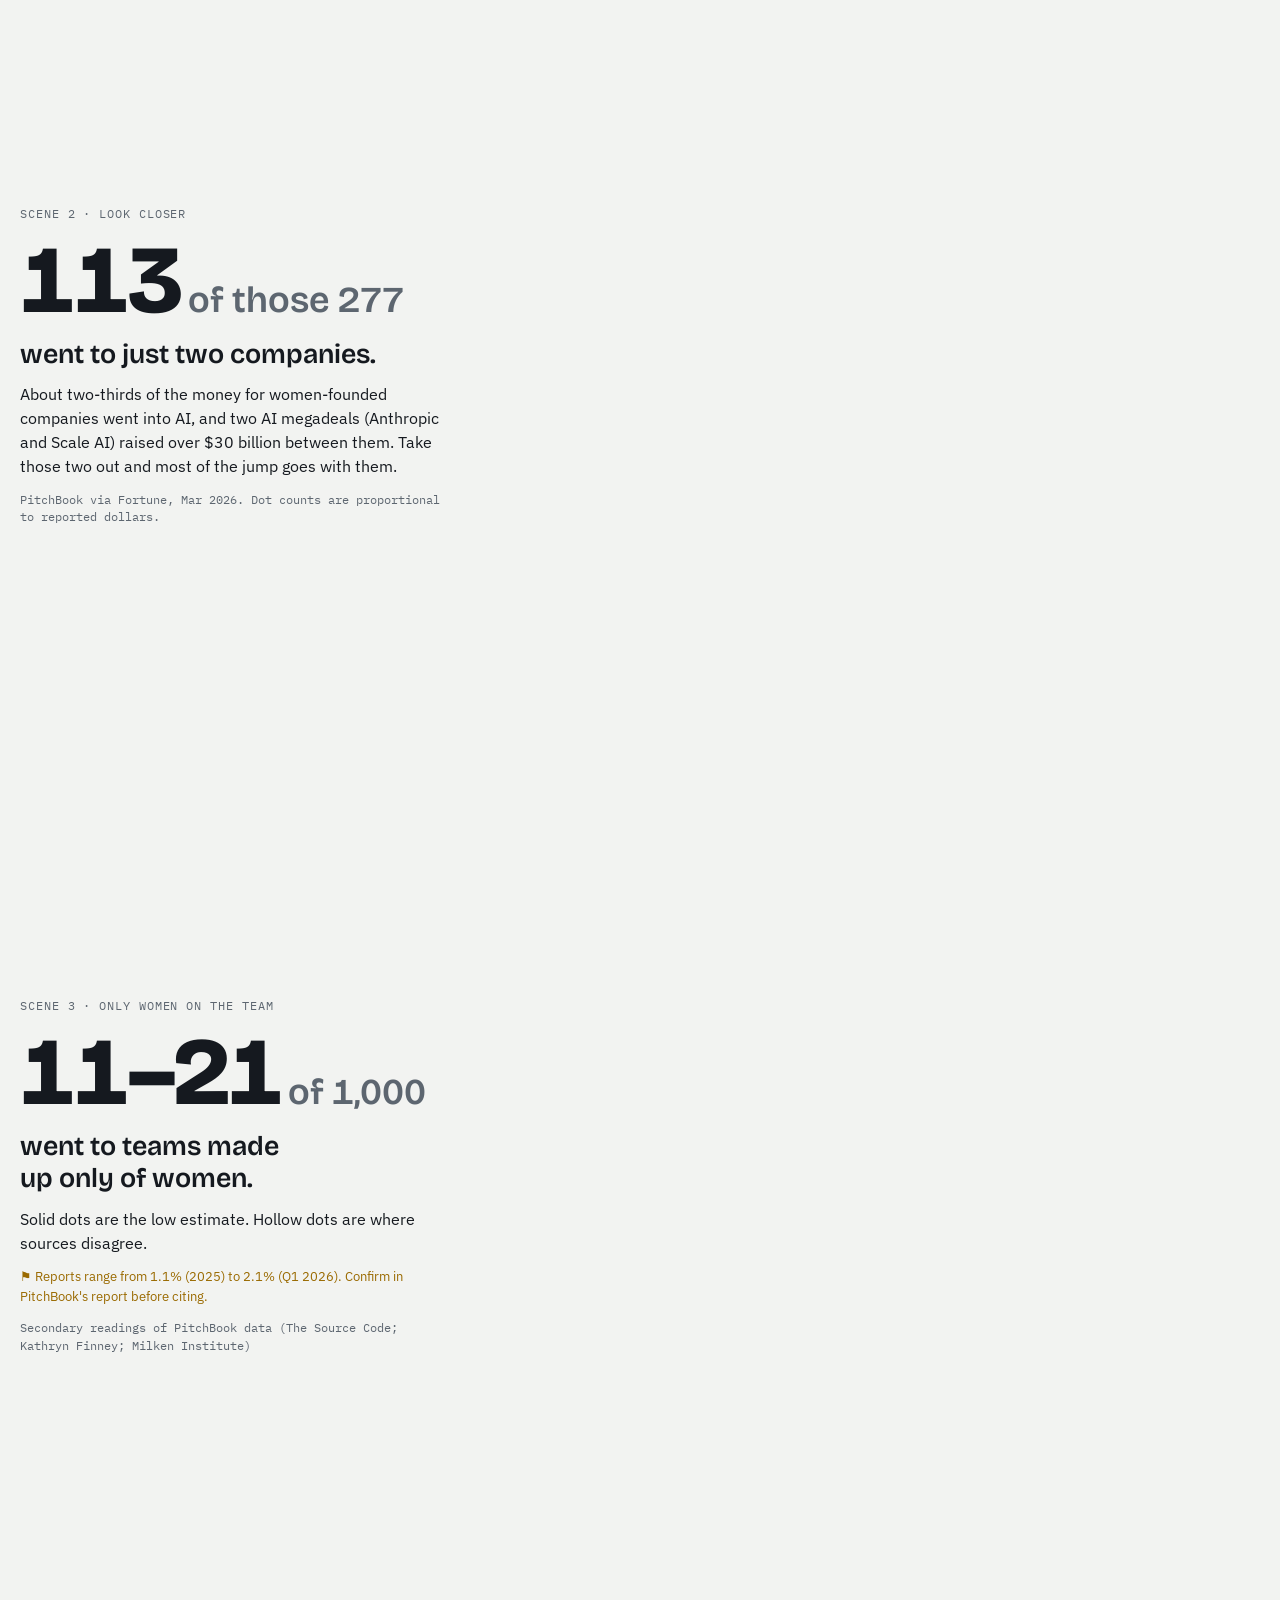
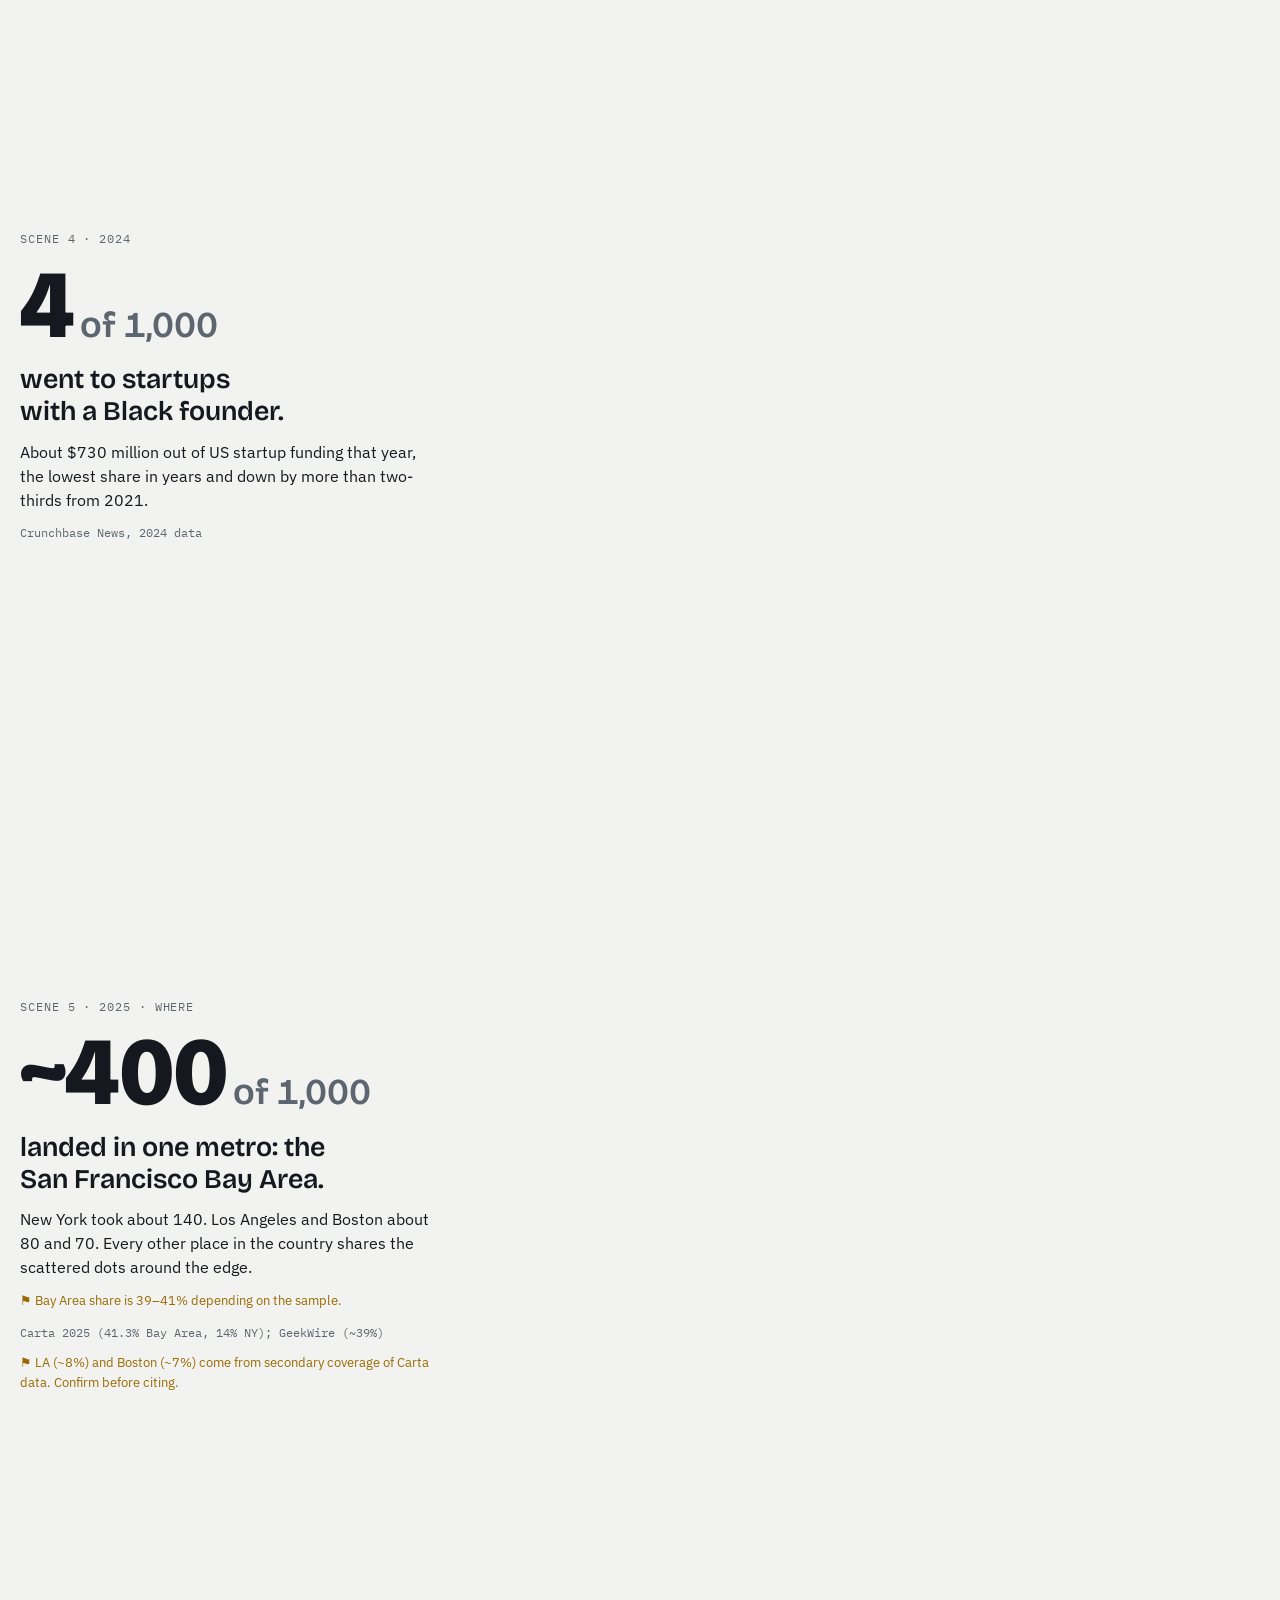
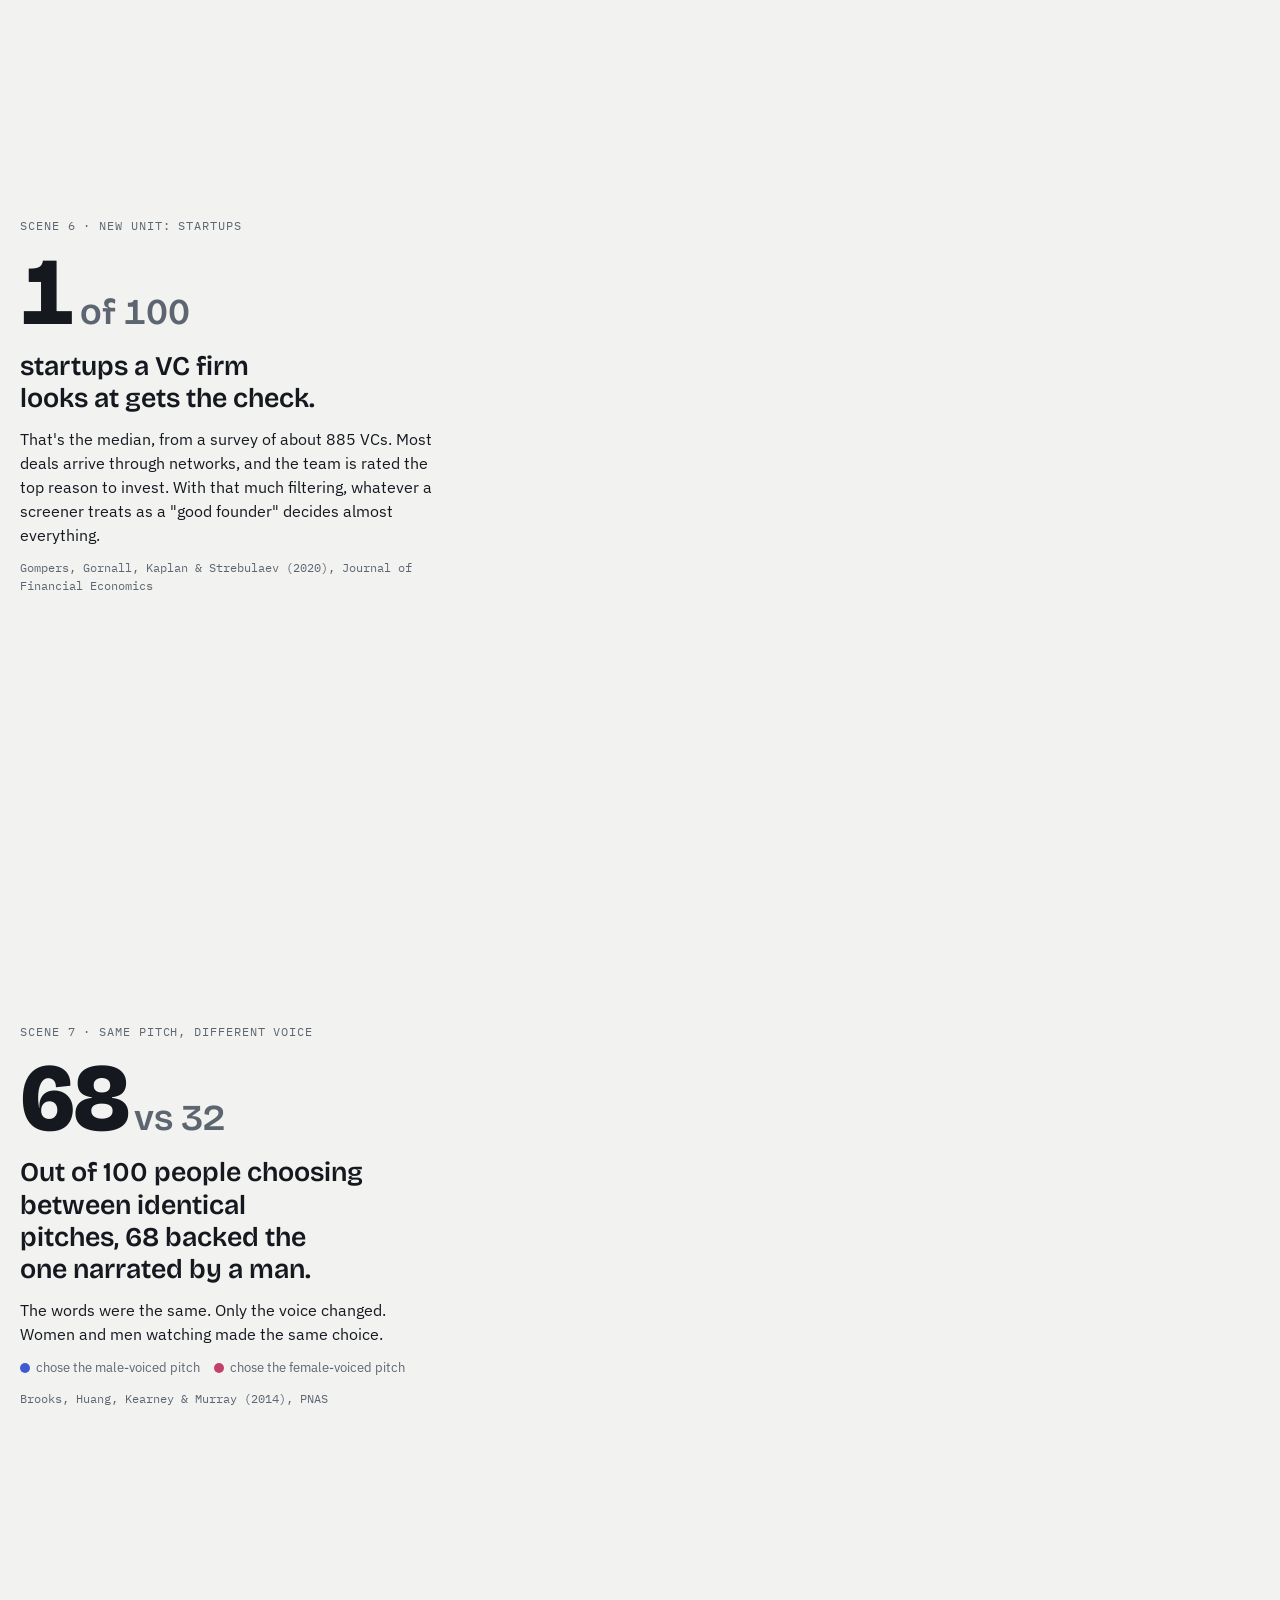
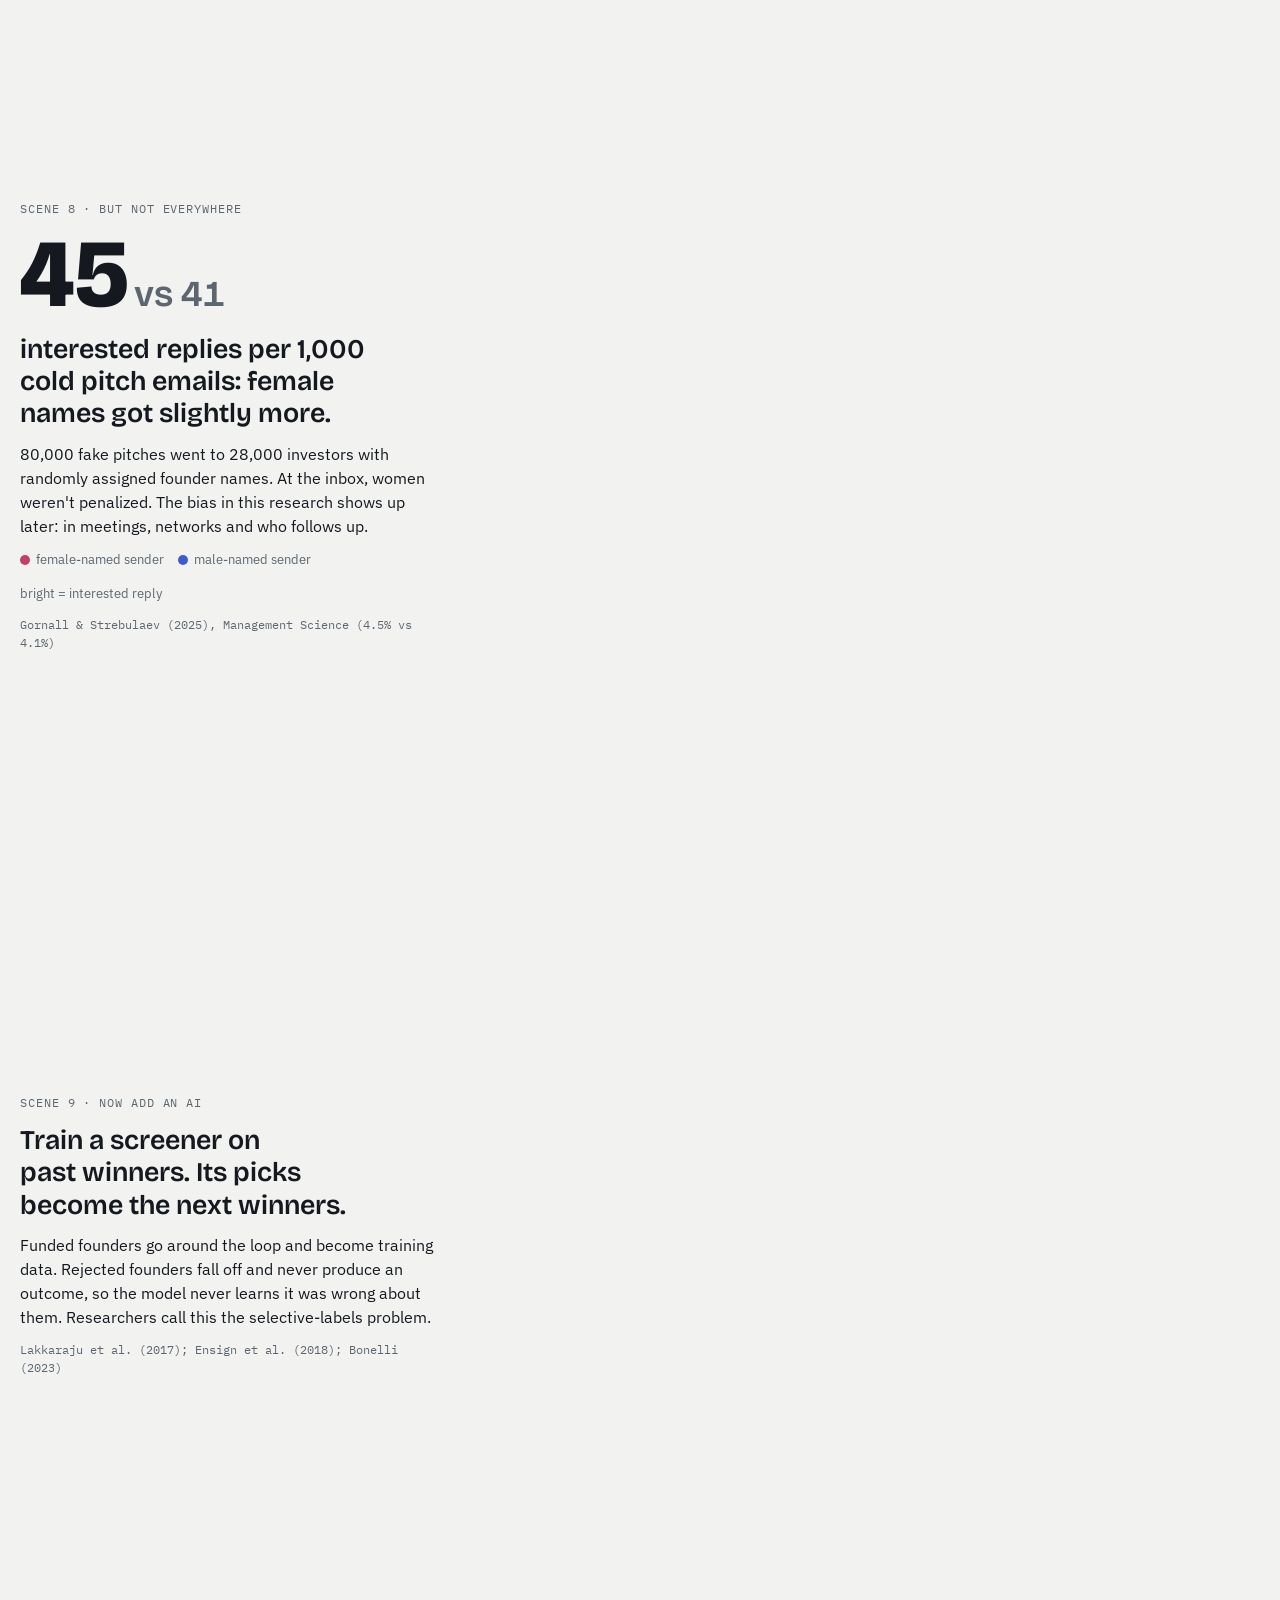
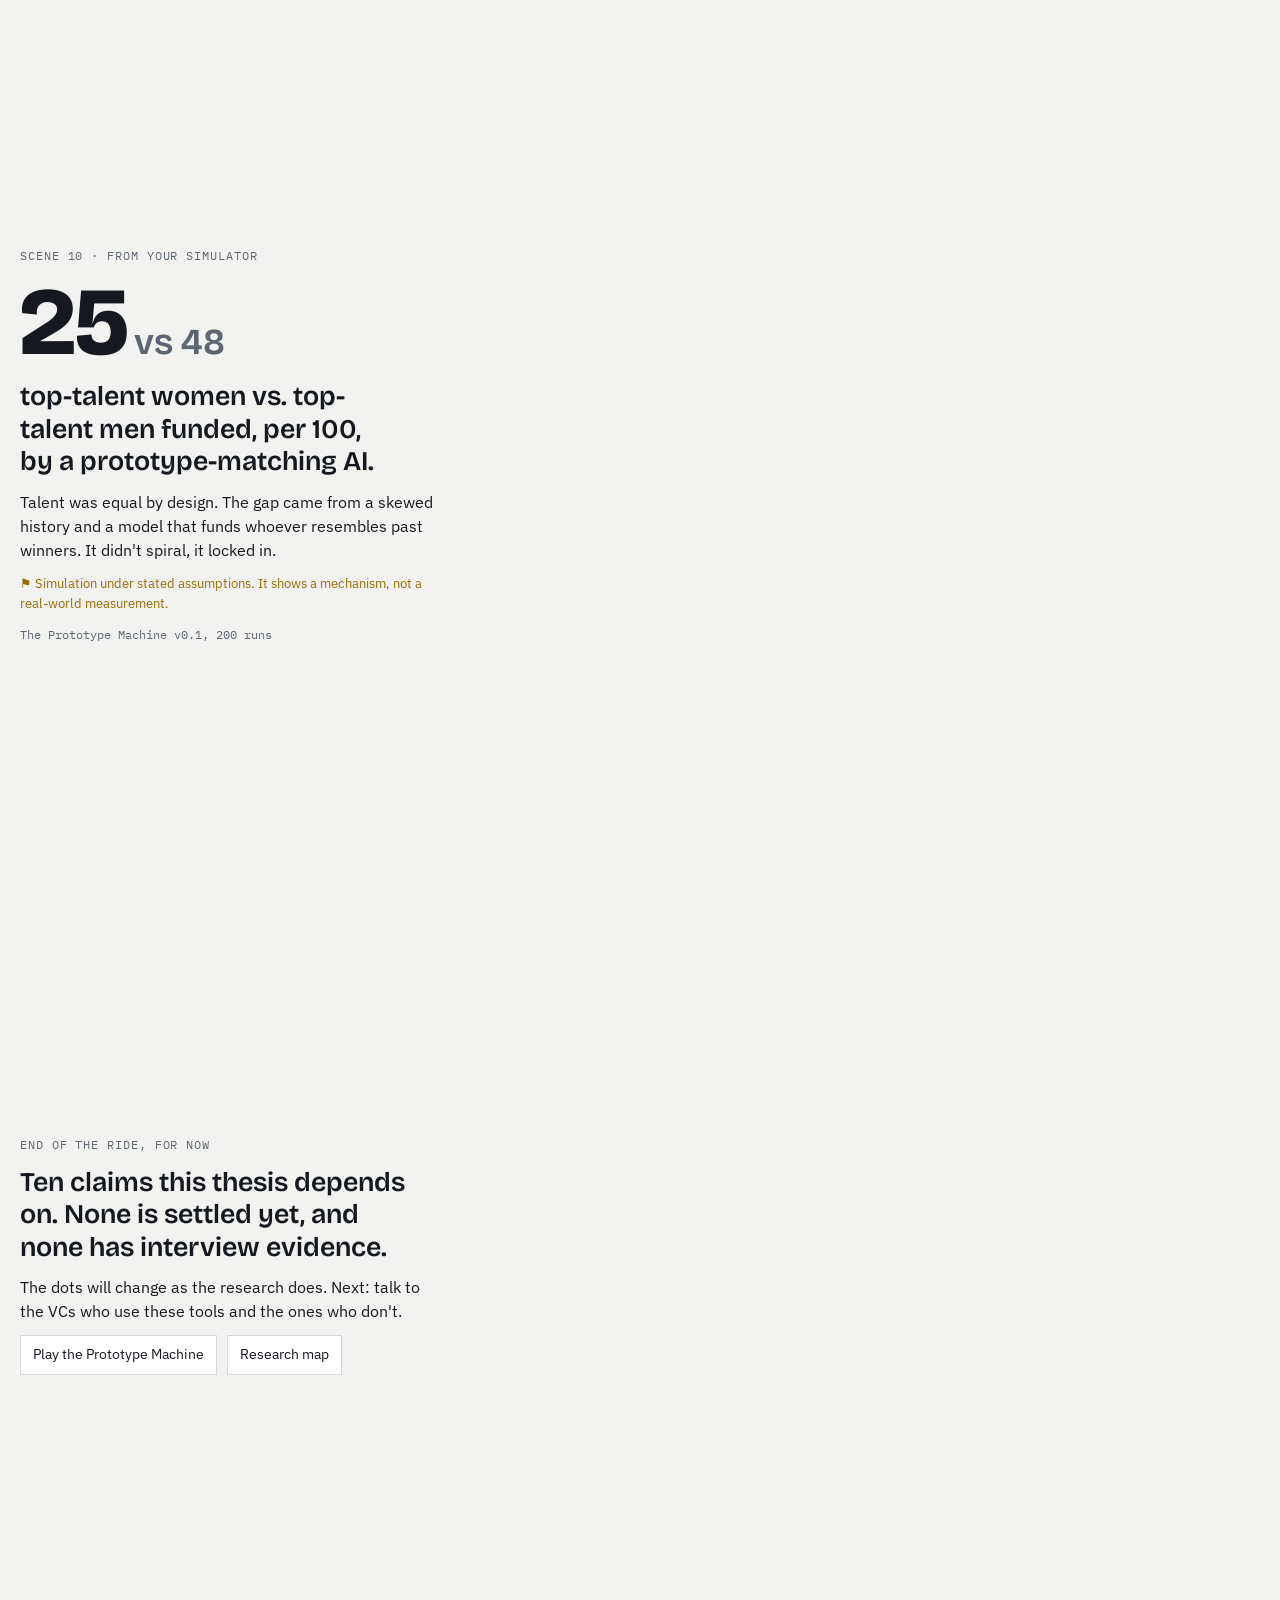
<file: ride/index.html>
<!doctype html>
<html lang="en">
<head>
<meta charset="utf-8">
<meta name="viewport" content="width=device-width,initial-scale=1,viewport-fit=cover">
<style>:root{color-scheme:light;padding-top:env(safe-area-inset-top,0px);padding-bottom:env(safe-area-inset-bottom,0px)}*{box-sizing:border-box}body{margin:0;font-size:14px;font-family:system-ui,sans-serif}img{max-width:100%}[hidden]{display:none!important}.home-link{font-family:ui-monospace,Menlo,monospace;font-size:12px}</style>
<title>Who Gets the Dollar</title>
<link rel="stylesheet" href="https://fonts.googleapis.com/css2?family=Bricolage+Grotesque:opsz,wght@12..96,600;12..96,800&family=IBM+Plex+Sans:wght@400;500;600&family=IBM+Plex+Mono:wght@400;500&display=swap">
<style>
/* Layout: scrollytelling ride — one sticky field of 1,000 dots re-forms per scene while the story scrolls beside (desktop) or below (phone) it. */
:root{
  --bg:#f2f3f1; --surface:#ffffff; --ink:#15191f; --muted:#5d6670; --line:#d6dad9;
  --dot:#b9c0c4; --a:#c2416b; --b:#3f5bd1; --hot:#b35a12; --flag:#9a6a00;
  --display:"Bricolage Grotesque", "Arial Narrow", system-ui, sans-serif;
  --body:"IBM Plex Sans", system-ui, -apple-system, "Segoe UI", sans-serif;
  --mono:"IBM Plex Mono", ui-monospace, Menlo, monospace;
}
@media (prefers-color-scheme: dark){:root:not([data-theme="light"]){
  --bg:#0d1013; --surface:#161a1f; --ink:#e8ebee; --muted:#9aa3ad; --line:#2a3038;
  --dot:#3a424b; --a:#f28aaa; --b:#8ea2ff; --hot:#f0a35c; --flag:#e0be4a; color-scheme:dark}}
:root[data-theme="dark"]{
  --bg:#0d1013; --surface:#161a1f; --ink:#e8ebee; --muted:#9aa3ad; --line:#2a3038;
  --dot:#3a424b; --a:#f28aaa; --b:#8ea2ff; --hot:#f0a35c; --flag:#e0be4a; color-scheme:dark}
body{background:var(--bg);color:var(--ink);font-family:var(--body);font-size:15.5px;line-height:1.55;
  padding-left:max(16px,env(safe-area-inset-left,0px));padding-right:max(16px,env(safe-area-inset-right,0px));padding-block:0 48px}
.ride{max-width:1240px;margin:0 auto;display:grid;grid-template-columns:minmax(0,420px) minmax(0,1fr);gap:40px}
.stage{position:sticky;top:env(safe-area-inset-top,0px);height:100vh;height:100dvh;display:flex;align-items:center;order:2}
.stage-inner{position:relative;width:100%;aspect-ratio:1/1;max-height:88vh;max-width:100%}
canvas{width:100%;height:100%;display:block}
.label{position:absolute;font-family:var(--mono);font-size:12px;color:var(--muted);transform:translate(-50%,-50%);white-space:nowrap;pointer-events:none;transition:opacity .5s}
.label.hot{color:var(--ink);font-weight:500}
.story{order:1;display:flex;flex-direction:column}
.step{min-height:90vh;display:flex;flex-direction:column;justify-content:center;gap:12px;padding-block:24px}
.step:first-child{min-height:80vh;padding-top:48px}
.eyebrow{font-family:var(--mono);font-size:11.5px;letter-spacing:.08em;text-transform:uppercase;color:var(--muted)}
h1{font-family:var(--display);font-weight:800;font-size:clamp(40px,6vw,68px);line-height:1;margin:0;letter-spacing:-.015em}
.num{font-family:var(--display);font-weight:800;font-size:clamp(56px,8vw,96px);line-height:.95;letter-spacing:-.02em;font-variant-numeric:tabular-nums}
.num small{font-size:.38em;font-weight:600;letter-spacing:0;margin-left:6px;color:var(--muted)}
h2{font-family:var(--display);font-weight:600;font-size:clamp(21px,2.4vw,27px);line-height:1.2;margin:0;text-wrap:balance}
p{margin:0;max-width:56ch}
.src{font-family:var(--mono);font-size:11.5px;color:var(--muted)}
.flag{font-size:13px;color:var(--flag)}
.key{display:flex;flex-wrap:wrap;gap:14px;font-size:13px;color:var(--muted)}
.key i{display:inline-block;width:10px;height:10px;border-radius:50%;margin-right:6px;vertical-align:-1px}
.hint{font-family:var(--mono);font-size:12px;color:var(--muted)}
.links{display:flex;flex-wrap:wrap;gap:10px}
.links a{color:var(--ink);text-decoration:none;border:1px solid var(--line);padding:8px 12px;background:var(--surface);font-size:14px}
.links a:hover{border-color:var(--ink)}
.links a:focus-visible{outline:2px solid var(--b);outline-offset:2px}
.prog{position:fixed;right:max(12px,env(safe-area-inset-right,0px));top:50%;transform:translateY(-50%);display:flex;flex-direction:column;gap:6px;z-index:5}
.prog i{width:6px;height:6px;border-radius:50%;background:var(--dot);transition:background .3s,transform .3s}
.prog i.on{background:var(--ink);transform:scale(1.5)}
@media (max-width:820px){
  .ride{grid-template-columns:1fr;gap:0}
  .stage{order:0;height:auto;top:env(safe-area-inset-top,0px);z-index:2;background:var(--bg);padding-block:8px}
  .stage-inner{max-width:min(100%,46vh);margin:0 auto}
  .step{min-height:70vh}
  .step>*{position:relative}
  .step{background:linear-gradient(to bottom,transparent,var(--bg) 8%,var(--bg) 92%,transparent)}
  .prog{display:none}
}
@media (prefers-reduced-motion: reduce){*{transition:none!important}}
</style>
</head>
<body>
<p class="home-link" style="max-width:1200px;margin:12px auto 0;padding-inline:max(16px,env(safe-area-inset-left,0px))"><a href="../" style="color:inherit">← Capstone home</a></p>
<div class="prog" id="prog" aria-hidden="true"></div>
<div class="ride">
  <div class="stage" aria-hidden="true"><div class="stage-inner" id="stageInner"><canvas id="cv"></canvas></div></div>
  <div class="story" id="story">

    <section class="step" data-scene="intro">
      <span class="eyebrow">COGS 301 senior project · the research, moving</span>
      <h1>Who Gets the Dollar</h1>
      <p>These are 1,000 dots. For most of this ride, each one is $1 out of every $1,000 of US venture capital. Scroll, and watch where the money goes, what the research says about why, and what happens when an AI learns from it.</p>
      <span class="hint">↓ scroll to ride</span>
    </section>

    <section class="step" data-scene="women">
      <span class="eyebrow">Scene 1 · 2025</span>
      <div class="num">277<small>of 1,000</small></div>
      <h2>went to companies with at least one woman founder. A record.</h2>
      <p>That's 27.7% of US venture deal value, up from about 20% the year before. It looks like progress.</p>
      <div class="key"><span><i style="background:var(--a)"></i>at least one woman founder</span><span><i style="background:var(--dot)"></i>no woman founder</span></div>
      <span class="src">PitchBook, 2025 US All In: Female Founders report</span>
    </section>

    <section class="step" data-scene="megadeals">
      <span class="eyebrow">Scene 2 · look closer</span>
      <div class="num">113<small>of those 277</small></div>
      <h2>went to just two companies.</h2>
      <p>About two-thirds of the money for women-founded companies went into AI, and two AI megadeals (Anthropic and Scale AI) raised over $30 billion between them. Take those two out and most of the jump goes with them.</p>
      <span class="src">PitchBook via Fortune, Mar 2026. Dot counts are proportional to reported dollars.</span>
    </section>

    <section class="step" data-scene="allfemale">
      <span class="eyebrow">Scene 3 · only women on the team</span>
      <div class="num">11–21<small>of 1,000</small></div>
      <h2>went to teams made up only of women.</h2>
      <p>Solid dots are the low estimate. Hollow dots are where sources disagree.</p>
      <p class="flag">⚑ Reports range from 1.1% (2025) to 2.1% (Q1 2026). Confirm in PitchBook's report before citing.</p>
      <span class="src">Secondary readings of PitchBook data (The Source Code; Kathryn Finney; Milken Institute)</span>
    </section>

    <section class="step" data-scene="black">
      <span class="eyebrow">Scene 4 · 2024</span>
      <div class="num">4<small>of 1,000</small></div>
      <h2>went to startups with a Black founder.</h2>
      <p>About $730 million out of US startup funding that year, the lowest share in years and down by more than two-thirds from 2021.</p>
      <span class="src">Crunchbase News, 2024 data</span>
    </section>

    <section class="step" data-scene="geo">
      <span class="eyebrow">Scene 5 · 2025 · where</span>
      <div class="num">~400<small>of 1,000</small></div>
      <h2>landed in one metro: the San Francisco Bay Area.</h2>
      <p>New York took about 140. Los Angeles and Boston about 80 and 70. Every other place in the country shares the scattered dots around the edge.</p>
      <p class="flag">⚑ Bay Area share is 39–41% depending on the sample.</p>
      <span class="src">Carta 2025 (41.3% Bay Area, 14% NY); GeekWire (~39%)</span>
      <p class="flag">⚑ LA (~8%) and Boston (~7%) come from secondary coverage of Carta data. Confirm before citing.</p>
    </section>

    <section class="step" data-scene="funnel">
      <span class="eyebrow">Scene 6 · new unit: startups</span>
      <div class="num">1<small>of 100</small></div>
      <h2>startups a VC firm looks at gets the check.</h2>
      <p>That's the median, from a survey of about 885 VCs. Most deals arrive through networks, and the team is rated the top reason to invest. With that much filtering, whatever a screener treats as a "good founder" decides almost everything.</p>
      <span class="src">Gompers, Gornall, Kaplan &amp; Strebulaev (2020), Journal of Financial Economics</span>
    </section>

    <section class="step" data-scene="voice">
      <span class="eyebrow">Scene 7 · same pitch, different voice</span>
      <div class="num">68<small>vs 32</small></div>
      <h2>Out of 100 people choosing between identical pitches, 68 backed the one narrated by a man.</h2>
      <p>The words were the same. Only the voice changed. Women and men watching made the same choice.</p>
      <div class="key"><span><i style="background:var(--b)"></i>chose the male-voiced pitch</span><span><i style="background:var(--a)"></i>chose the female-voiced pitch</span></div>
      <span class="src">Brooks, Huang, Kearney &amp; Murray (2014), PNAS</span>
    </section>

    <section class="step" data-scene="inbox">
      <span class="eyebrow">Scene 8 · but not everywhere</span>
      <div class="num">45<small>vs 41</small></div>
      <h2>interested replies per 1,000 cold pitch emails: female names got slightly more.</h2>
      <p>80,000 fake pitches went to 28,000 investors with randomly assigned founder names. At the inbox, women weren't penalized. The bias in this research shows up later: in meetings, networks and who follows up.</p>
      <div class="key"><span><i style="background:var(--a)"></i>female-named sender</span><span><i style="background:var(--b)"></i>male-named sender</span><span>bright = interested reply</span></div>
      <span class="src">Gornall &amp; Strebulaev (2025), Management Science (4.5% vs 4.1%)</span>
    </section>

    <section class="step" data-scene="loop">
      <span class="eyebrow">Scene 9 · now add an AI</span>
      <h2>Train a screener on past winners. Its picks become the next winners.</h2>
      <p>Funded founders go around the loop and become training data. Rejected founders fall off and never produce an outcome, so the model never learns it was wrong about them. Researchers call this the selective-labels problem.</p>
      <span class="src">Lakkaraju et al. (2017); Ensign et al. (2018); Bonelli (2023)</span>
    </section>

    <section class="step" data-scene="sim">
      <span class="eyebrow">Scene 10 · from your simulator</span>
      <div class="num">25<small>vs 48</small></div>
      <h2>top-talent women vs. top-talent men funded, per 100, by a prototype-matching AI.</h2>
      <p>Talent was equal by design. The gap came from a skewed history and a model that funds whoever resembles past winners. It didn't spiral, it locked in.</p>
      <p class="flag">⚑ Simulation under stated assumptions. It shows a mechanism, not a real-world measurement.</p>
      <span class="src">The Prototype Machine v0.1, 200 runs</span>
    </section>

    <section class="step" data-scene="end">
      <span class="eyebrow">End of the ride, for now</span>
      <h2>Ten claims this thesis depends on. None is settled yet, and none has interview evidence.</h2>
      <p>The dots will change as the research does. Next: talk to the VCs who use these tools and the ones who don't.</p>
      <div class="links">
        <a href="../machine/">Play the Prototype Machine</a>
        <a href="../research/">Research map</a>
      </div>
    </section>
  </div>
</div>

<script>
const N=1000, cv=document.getElementById("cv"), ctx=cv.getContext("2d"), inner=document.getElementById("stageInner");
const reduce=matchMedia("(prefers-reduced-motion: reduce)").matches;
let W=0,H=0,DPR=1,colors={};
function readColors(){const s=getComputedStyle(document.documentElement);["dot","a","b","hot","ink","flag","muted"].forEach(k=>colors[k]=s.getPropertyValue("--"+k).trim());}
function resize(){DPR=Math.min(2,window.devicePixelRatio||1);const r=inner.getBoundingClientRect();W=r.width;H=r.height;cv.width=W*DPR;cv.height=H*DPR;ctx.setTransform(DPR,0,0,DPR,0,0);}

/* seeded random for stable layouts */
function rng(seed){let s=seed>>>0||1;return()=>{s^=s<<13;s>>>=0;s^=s>>17;s^=s<<5;s>>>=0;return s/4294967296;};}
const R=rng(20261031);
const jit=Array.from({length:N},()=>({a:R()*Math.PI*2,r:R(),ph:R()*Math.PI*2,sp:.6+R()*.8,u:R(),v:R()}));

/* particles: current state */
const P=Array.from({length:N},(_,i)=>({x:.5+(jit[i].u-.5)*.9,y:.5+(jit[i].v-.5)*.9,c:"dot",a:.9,s:1,hollow:false}));

/* layout helpers return normalized [0..1] coords */
function gridPos(i,n,cols,x0,y0,w,h){const rows=Math.ceil(n/cols);const cx=i%cols,cy=Math.floor(i/cols);return[x0+w*(cols===1?.5:cx/(cols-1)),y0+h*(rows===1?.5:cy/(rows-1))];}
function blob(i,cx,cy,rad){const j=jit[i];const rr=rad*Math.sqrt(j.r);return[cx+rr*Math.cos(j.a),cy+rr*Math.sin(j.a)];}
function ring(i,cx,cy,rad){const j=jit[i];const rr=rad*(1+(j.r-.5)*.5);return[cx+rr*Math.cos(j.a),cy+rr*Math.sin(j.a)];}
const dim={c:"dot",a:.35,s:.8};

/* each scene: (i,t) => target {x,y,c,a,s,hollow}; labels: [{x,y,t,hot}] */
const SCENES={
  intro:{f:(i,t)=>{const j=jit[i];return{x:.5+(j.u-.5)*.86+.01*Math.sin(t*j.sp+j.ph),y:.5+(j.v-.5)*.86+.01*Math.cos(t*j.sp+j.ph),c:"dot",a:.9,s:1};},labels:[]},
  women:{f:i=>{const[x,y]=gridPos(i,N,40,.06,.08,.88,.84);return{x,y,c:i<277?"a":"dot",a:i<277?1:.75,s:1};},labels:[{x:.5,y:.965,t:"each dot = $1 of every $1,000"}]},
  megadeals:{f:i=>{
      if(i<113){const[x,y]=blob(i,.36,.4,.17);return{x,y,c:"a",a:1,s:1.15};}
      if(i<185){const[x,y]=blob(i,.68,.36,.1);return{x,y,c:"a",a:.8,s:1};}
      if(i<277){const k=i-185;const[x,y]=blob(i,.18+(k%4)*.2,.78,.05);return{x,y,c:"a",a:.6,s:.9};}
      const[x,y]=ring(i,.5,.5,.5);return{x,y,...dim,a:.18};},
    labels:[{x:.36,y:.15,t:"2 AI megadeals",hot:1},{x:.68,y:.2,t:"all other AI"},{x:.5,y:.9,t:"everything else"}]},
  allfemale:{f:i=>{const[x,y]=gridPos(i,N,40,.06,.08,.88,.84);
      if(i<11)return{x,y,c:"a",a:1,s:1.7};if(i<21)return{x,y,c:"a",a:1,s:1.7,hollow:true};return{x,y,c:"dot",a:.35,s:.9};},
    labels:[{x:.5,y:.965,t:"solid = low estimate · hollow = disputed"}]},
  black:{f:i=>{const[x,y]=gridPos(i,N,40,.06,.08,.88,.84);
      const hit=i===212||i===517||i===733||i===891;return hit?{x,y,c:"hot",a:1,s:2.4}:{x,y,c:"dot",a:.3,s:.9};},
    labels:[{x:.5,y:.965,t:"4 bright dots. Look for them."}]},
  geo:{f:i=>{
      if(i<400){const[x,y]=blob(i,.3,.45,.16);return{x,y,c:"hot",a:.95,s:1};}
      if(i<540){const[x,y]=blob(i,.72,.3,.09);return{x,y,c:"b",a:.9,s:1};}
      if(i<620){const[x,y]=blob(i,.2,.82,.065);return{x,y,c:"b",a:.75,s:1};}
      if(i<690){const[x,y]=blob(i,.82,.62,.06);return{x,y,c:"b",a:.75,s:1};}
      const[x,y]=ring(i,.5,.5,.47);return{x,y,c:"dot",a:.7,s:.9};},
    labels:[{x:.3,y:.25,t:"Bay Area",hot:1},{x:.72,y:.17,t:"New York"},{x:.2,y:.71,t:"LA"},{x:.82,y:.51,t:"Boston"},{x:.5,y:.985,t:"everywhere else"}]},
  funnel:{f:(i,t)=>{
      if(i>=100){const[x,y]=ring(i,.5,.5,.6);return{x,y,c:"dot",a:0,s:.5};}
      if(i===0){const p=reduce?1:(Math.sin(t*.9)*.5+.5);return{x:.5,y:.66+.22*p,c:"hot",a:1,s:2.6};}
      const[gx,gy]=gridPos(i,100,10,.24,.08,.52,.34);const j=jit[i];
      const fy=.46+j.r*.16,fx=.5+(gx-.5)*(1-(fy-.42)/.24)*.9;
      const ph=reduce?0:(Math.sin(t*.7+j.ph)*.5+.5)*.35;return{x:gx+(fx-gx)*ph,y:gy+(fy-gy)*ph,c:"dot",a:.95,s:1.6};},
    labels:[{x:.5,y:.03,t:"100 startups pitched"},{x:.5,y:.95,t:"1 funded",hot:1}]},
  voice:{f:(i,t)=>{
      if(i>=100){const[x,y]=ring(i,.5,.5,.6);return{x,y,c:"dot",a:0,s:.5};}
      const male=i<68;const k=male?i:i-68;const cols=male?8:4;
      const[x,y]=gridPos(k,male?68:32,cols,male?.1:.66,.22,male?.42:.2,.56);
      const bob=reduce?0:.006*Math.sin(t*1.4+jit[i].ph);return{x,y:y+bob,c:male?"b":"a",a:1,s:1.9};},
    labels:[{x:.31,y:.12,t:"male voice: 68",hot:1},{x:.76,y:.12,t:"female voice: 32",hot:1},{x:.5,y:.93,t:"same pitch, 100 choices"}]},
  inbox:{f:i=>{const female=i<500;const k=female?i:i-500;
      const[x,y]=gridPos(k,500,20,female?.05:.53,.12,.42,.76);
      const lit=female?(k%22===0&&k<500):(k%24===0&&k<492);
      return{x,y,c:female?"a":"b",a:lit?1:.22,s:lit?2:.9};},
    labels:[{x:.26,y:.05,t:"500 female-named · 23 replies"},{x:.74,y:.05,t:"500 male-named · 21 replies"},{x:.5,y:.95,t:"bright = interested reply"}]},
  loop:{f:(i,t)=>{const j=jit[i];const speed=reduce?0:.35;
      if(i<260){const ang=j.a+t*speed;const rr=.3+(j.r-.5)*.035;return{x:.5+rr*Math.cos(ang),y:.48+rr*Math.sin(ang),c:i<215?"b":"a",a:.95,s:1.1};}
      if(i<560){const fall=reduce?.6:((t*.12+j.u)%1);const ang=j.a;const rr=.3+fall*.25;
        return{x:.5+rr*Math.cos(ang),y:.48+rr*Math.sin(ang)+fall*.12,c:j.v<.5?"a":"b",a:Math.max(0,.55*(1-fall)),s:.9};}
      const[x,y]=blob(i,.5,.48,.12);return{x,y,c:"dot",a:.25,s:.7};},
    labels:[{x:.5,y:.48,t:"past winners → model → new winners",hot:1},{x:.5,y:.93,t:"falling dots: rejected, never labeled"}]},
  sim:{f:i=>{
      if(i>=200){const[x,y]=ring(i,.5,.5,.6);return{x,y,c:"dot",a:0,s:.5};}
      const women=i<100;const k=women?i:i-100;const[x,y]=gridPos(k,100,10,women?.08:.56,.2,.36,.6);
      const lit=women?k<25:k<48;return{x,y,c:women?"a":"b",a:lit?1:.2,s:lit?1.9:1.3};},
    labels:[{x:.26,y:.1,t:"top-talent women: 25 funded",hot:1},{x:.74,y:.1,t:"top-talent men: 48 funded",hot:1},{x:.5,y:.92,t:"same talent, by design"}]},
  end:{f:(i,t)=>{const j=jit[i];const q=reduce?0:t;
      return{x:.5+(j.u-.5)*.86+.012*Math.sin(q*j.sp+j.ph),y:.5+(j.v-.5)*.86+.012*Math.cos(q*j.sp+j.ph),c:i%10===0?"hot":"dot",a:i%10===0?.9:.5,s:1};},
    labels:[{x:.5,y:.5,t:"the picture changes as the evidence does"}]}
};

let scene="intro",labelEls=[];
function setLabels(){labelEls.forEach(l=>l.remove());labelEls=(SCENES[scene].labels||[]).map(l=>{const d=document.createElement("div");d.className="label"+(l.hot?" hot":"");d.textContent=l.t;d.style.left=(l.x*100)+"%";d.style.top=(l.y*100)+"%";inner.appendChild(d);return d;});}
function setScene(s){if(s===scene||!SCENES[s])return;scene=s;setLabels();
  document.querySelectorAll("#prog i").forEach((d,k)=>d.classList.toggle("on",steps[k].dataset.scene===s));
  if(reduce)snap();}
function snap(){const t=performance.now()/1000;for(let i=0;i<N;i++){Object.assign(P[i],SCENES[scene].f(i,t));}}

function frame(now){
  const t=now/1000,f=SCENES[scene].f,unit=Math.min(W,H),ox=(W-unit)/2,oy=(H-unit)/2;
  ctx.clearRect(0,0,W,H);const k=reduce?1:.075;
  for(let i=0;i<N;i++){const p=P[i],g=f(i,t);
    p.x+=(g.x-p.x)*k;p.y+=(g.y-p.y)*k;p.a+=((g.a??1)-p.a)*k;p.s+=((g.s??1)-p.s)*k;p.c=g.c;p.hollow=!!g.hollow;
    if(p.a<.01)continue;const r=Math.max(.6,unit/250)*p.s;
    ctx.globalAlpha=p.a;const col=colors[p.c]||colors.dot;
    ctx.beginPath();ctx.arc(ox+p.x*unit,oy+p.y*unit,r,0,Math.PI*2);
    if(p.hollow){ctx.strokeStyle=col;ctx.lineWidth=1.4;ctx.stroke();}else{ctx.fillStyle=col;ctx.fill();}}
  ctx.globalAlpha=1;
  if(!reduce||scene==="loop"||scene==="funnel")requestAnimationFrame(frame);else setTimeout(()=>requestAnimationFrame(frame),250);
}

const steps=[...document.querySelectorAll(".step")];
document.getElementById("prog").innerHTML=steps.map(()=>"<i></i>").join("");
const io=new IntersectionObserver(es=>{es.forEach(e=>{if(e.isIntersecting)setScene(e.target.dataset.scene);});},{rootMargin:"-45% 0px -45% 0px"});
steps.forEach(s=>io.observe(s));

readColors();resize();setLabels();document.querySelector("#prog i").classList.add("on");
addEventListener("resize",resize);
new ResizeObserver(resize).observe(inner);
matchMedia("(prefers-color-scheme: dark)").addEventListener("change",readColors);
new MutationObserver(readColors).observe(document.documentElement,{attributes:true,attributeFilter:["data-theme"]});
requestAnimationFrame(frame);
</script>
</body>
</html>
</file>
<file: machine/styles.css>
/* Layout: a three-act interactive — you screen, the machine learns, the machine runs. One column, each act replaces the last. */
/* :root padding keeps content clear of phone system bars */
:root{padding-top:env(safe-area-inset-top,0px);padding-bottom:env(safe-area-inset-bottom,0px)}
html{-webkit-text-size-adjust:100%}
body{margin:0}
*{box-sizing:border-box}
[hidden]{display:none!important}
img{max-width:100%}
:root{
  --bg:#f2f3f1; --surface:#ffffff; --ink:#15191f; --muted:#5d6670; --line:#d6dad9;
  --you:#0f6b78; --you-soft:#dcedef; --machine:#b35a12; --machine-soft:#f7e8da;
  --g-a:#3f5bd1; --g-b:#c2416b; --faint:#c9cfd3; --warn:#b35a12;
  --display:"Bricolage Grotesque", "Arial Narrow", system-ui, sans-serif;
  --body:"IBM Plex Sans", system-ui, -apple-system, "Segoe UI", sans-serif;
  --mono:"IBM Plex Mono", ui-monospace, Menlo, monospace;
}
@media (prefers-color-scheme: dark){:root:not([data-theme="light"]){
  --bg:#0f1215; --surface:#171b20; --ink:#e8ebee; --muted:#9aa3ad; --line:#2a3038;
  --you:#5cc3d1; --you-soft:#163035; --machine:#f0a35c; --machine-soft:#33241a;
  --g-a:#8ea2ff; --g-b:#f28aaa; --faint:#323941; --warn:#f0a35c; color-scheme:dark}}
:root[data-theme="dark"]{
  --bg:#0f1215; --surface:#171b20; --ink:#e8ebee; --muted:#9aa3ad; --line:#2a3038;
  --you:#5cc3d1; --you-soft:#163035; --machine:#f0a35c; --machine-soft:#33241a;
  --g-a:#8ea2ff; --g-b:#f28aaa; --faint:#323941; --warn:#f0a35c; color-scheme:dark}
body{background:var(--bg);color:var(--ink);font-family:var(--body);font-size:15px;line-height:1.55;
  padding-left:max(16px,env(safe-area-inset-left,0px));padding-right:max(16px,env(safe-area-inset-right,0px));padding-block:28px 64px}
.wrap{max-width:1040px;margin:0 auto;display:flex;flex-direction:column;gap:28px}
h1,h2{font-family:var(--display);font-weight:800;margin:0;line-height:1.02;text-wrap:balance;letter-spacing:-.01em}
h1{font-size:clamp(38px,7vw,72px)} h2{font-size:clamp(24px,3.6vw,34px)}
p{margin:0;max-width:66ch}
.eyebrow{font-family:var(--mono);font-size:12px;letter-spacing:.08em;text-transform:uppercase;color:var(--muted)}
.act{display:flex;flex-direction:column;gap:18px}
.lede{font-size:18px}
.muted{color:var(--muted)}
button{font:inherit;cursor:pointer}
.btn{background:var(--ink);color:var(--bg);border:0;padding:12px 20px;font-weight:600;font-size:15px}
.btn[disabled]{opacity:.35;cursor:not-allowed}
.btn.machine{background:var(--machine);color:var(--bg)}
.btn.ghost{background:transparent;color:var(--ink);border:1px solid var(--line)}
button:focus-visible{outline:3px solid var(--you);outline-offset:2px}
.row{display:flex;flex-wrap:wrap;gap:12px;align-items:center}
.acts-nav{display:flex;gap:6px;font-family:var(--mono);font-size:12px}
.acts-nav span{padding:4px 8px;border:1px solid var(--line);color:var(--muted)}
.acts-nav span.on{background:var(--ink);color:var(--bg);border-color:var(--ink)}

/* Act 1 cards */
.deck{display:grid;grid-template-columns:repeat(auto-fill,minmax(230px,1fr));gap:12px}
.fcard{background:var(--surface);border:1px solid var(--line);padding:14px;text-align:left;color:var(--ink);display:flex;flex-direction:column;gap:8px;position:relative;transition:transform .12s, border-color .12s}
.fcard:hover{transform:translateY(-2px)}
.fcard[aria-pressed="true"]{border:2px solid var(--you);padding:13px;background:var(--you-soft)}
.fcard .nm{font-family:var(--display);font-weight:600;font-size:21px;line-height:1.1}
.fcard .pitch{font-size:13.5px;color:var(--muted);min-height:2.8em}
.fcard dl{display:grid;grid-template-columns:auto 1fr;gap:2px 10px;margin:0;font-size:13px}
.fcard dt{font-family:var(--mono);font-size:11px;text-transform:uppercase;letter-spacing:.05em;color:var(--muted);padding-top:2px}
.fcard dd{margin:0}
.fcard .tr{font-family:var(--mono);font-variant-numeric:tabular-nums;font-weight:500}
.fcard .chk{position:absolute;top:10px;right:12px;font-family:var(--mono);font-size:11px;color:var(--you);font-weight:500}
.sticky{position:sticky;bottom:0;background:var(--bg);padding-block:12px calc(12px + env(safe-area-inset-bottom,0px));border-top:1px solid var(--line);display:flex;justify-content:space-between;align-items:center;gap:12px;flex-wrap:wrap}
.count{font-family:var(--mono);font-size:14px}

/* Act 2 */
.results{display:grid;grid-template-columns:repeat(auto-fill,minmax(220px,1fr));gap:10px}
.res{background:var(--surface);border:1px solid var(--line);padding:12px;display:flex;justify-content:space-between;gap:8px;align-items:center}
.res b{font-family:var(--mono);font-size:12px;padding:3px 7px}
.res b.y{background:var(--you-soft);color:var(--you)} .res b.n{background:var(--faint);color:var(--muted)}
.ghosts{display:flex;flex-wrap:wrap;gap:8px}
.ghost{border:1px dashed var(--faint);color:var(--muted);padding:6px 10px;font-size:13px}
.proto{background:var(--machine-soft);border-left:4px solid var(--machine);padding:16px 18px;display:flex;flex-direction:column;gap:10px}
.proto .bars{display:grid;grid-template-columns:110px 1fr 44px;gap:8px 12px;align-items:center;font-size:13.5px}
.track{height:10px;background:var(--faint);position:relative}
.track i{position:absolute;inset:0 auto 0 0;background:var(--machine);transition:width .5s}
.track u{position:absolute;top:-4px;bottom:-4px;width:2px;background:var(--ink);text-decoration:none}
.proto .num{font-family:var(--mono);text-align:right;font-variant-numeric:tabular-nums}

/* Act 3 */
.dash{display:grid;grid-template-columns:1.1fr 1fr;gap:18px}
@media (max-width:820px){.dash{grid-template-columns:1fr}}
.panel{background:var(--surface);border:1px solid var(--line);padding:16px;display:flex;flex-direction:column;gap:12px;min-width:0}
.lens{display:flex;gap:0;border:1px solid var(--line);width:max-content;max-width:100%}
.lens button{background:transparent;border:0;padding:7px 12px;color:var(--muted);font-size:13px}
.lens button[aria-pressed="true"]{background:var(--ink);color:var(--bg)}
canvas{width:100%;height:auto;display:block}
.legend{display:flex;flex-wrap:wrap;gap:14px;font-size:12.5px;color:var(--muted)}
.legend i{display:inline-block;width:10px;height:10px;margin-right:6px;vertical-align:-1px}
.tallies{display:grid;grid-template-columns:repeat(3,1fr);gap:1px;background:var(--line);border:1px solid var(--line)}
.tally{background:var(--surface);padding:12px 14px;display:flex;flex-direction:column;gap:2px}
.tally b{font-family:var(--display);font-size:32px;font-weight:800;font-variant-numeric:tabular-nums;line-height:1}
.tally span{font-size:12.5px;color:var(--muted)}
@media (max-width:520px){.tallies{grid-template-columns:1fr}}
.narr{font-size:16px;min-height:3.2em}
.cyc{font-family:var(--mono);font-size:13px}
svg text{font-family:var(--mono)}
details{background:var(--surface);border:1px solid var(--line);padding:14px 16px}
summary{cursor:pointer;font-weight:600}
details ul{margin:10px 0 0;padding-left:20px;display:flex;flex-direction:column;gap:6px;font-size:14px}
.reveal{border-top:2px solid var(--ink);padding-top:18px;display:flex;flex-direction:column;gap:12px}
@media (prefers-reduced-motion: reduce){*{transition:none!important}}
</file>
